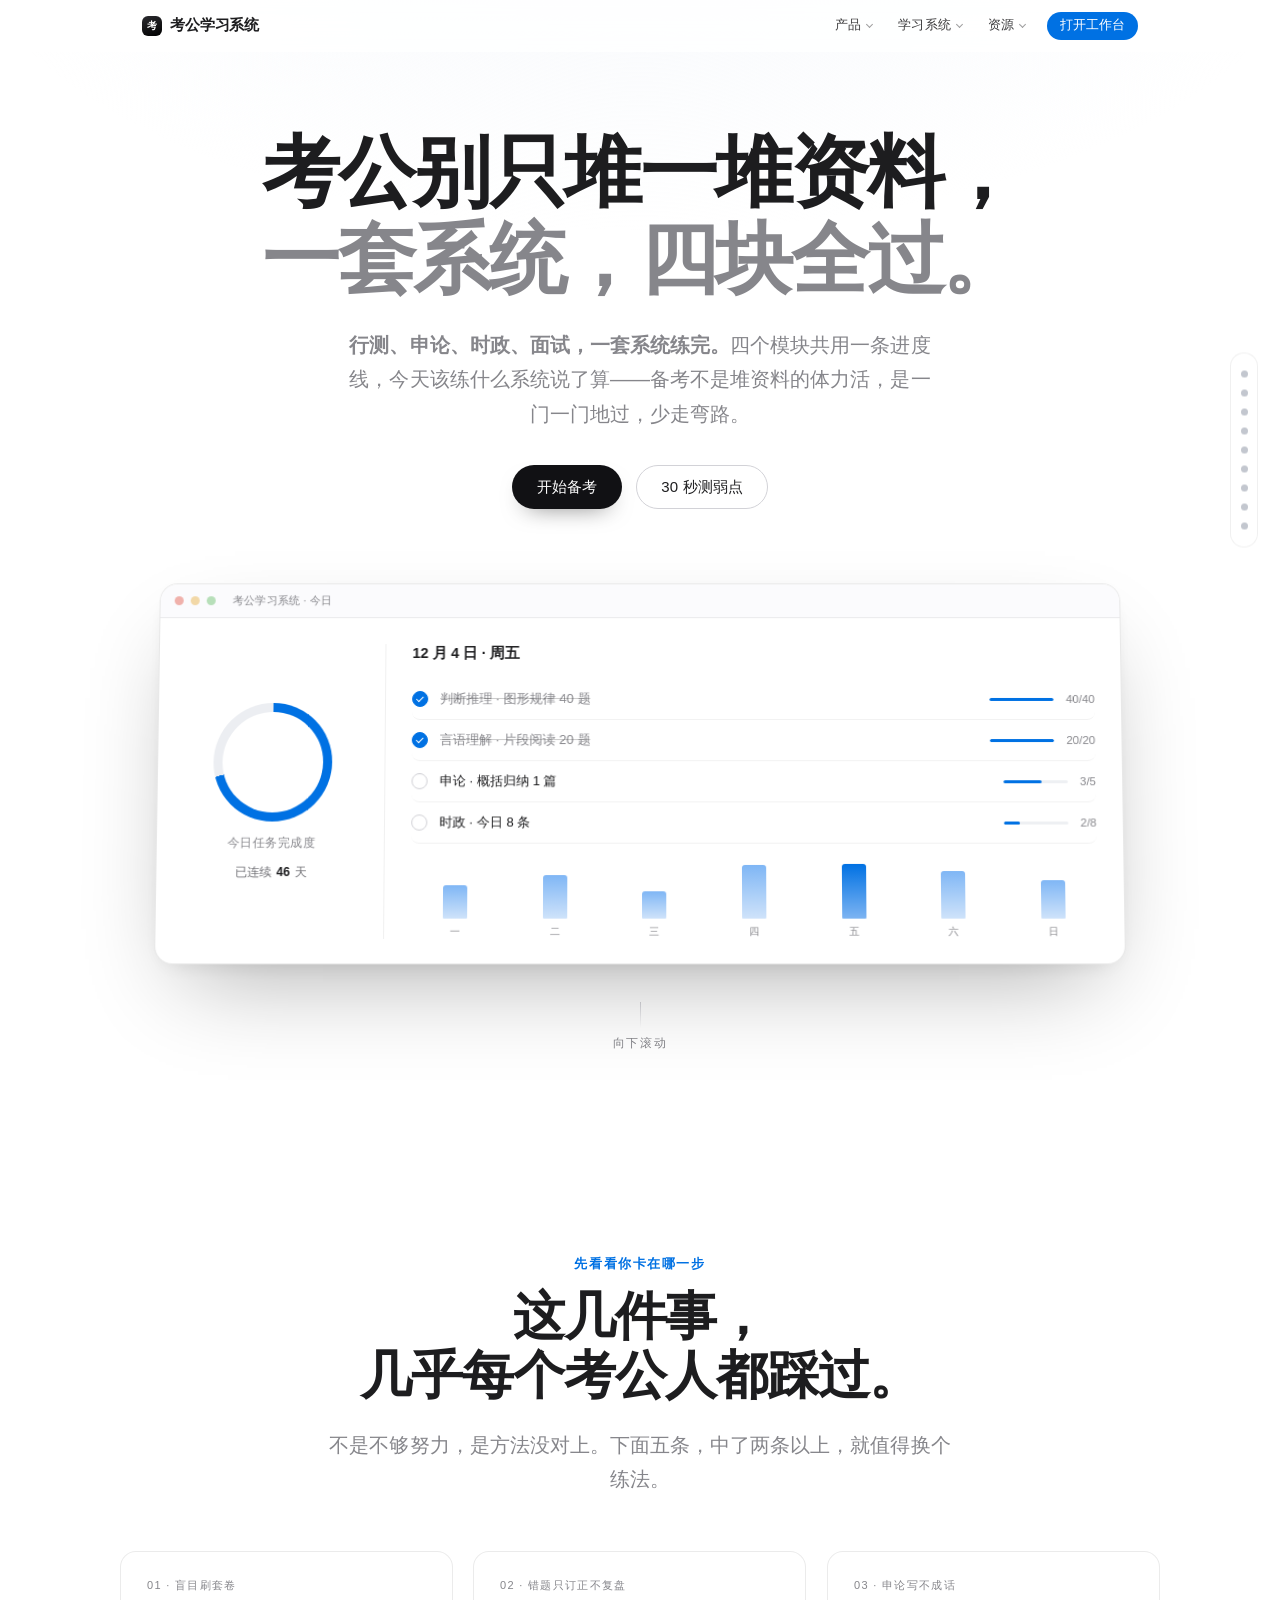
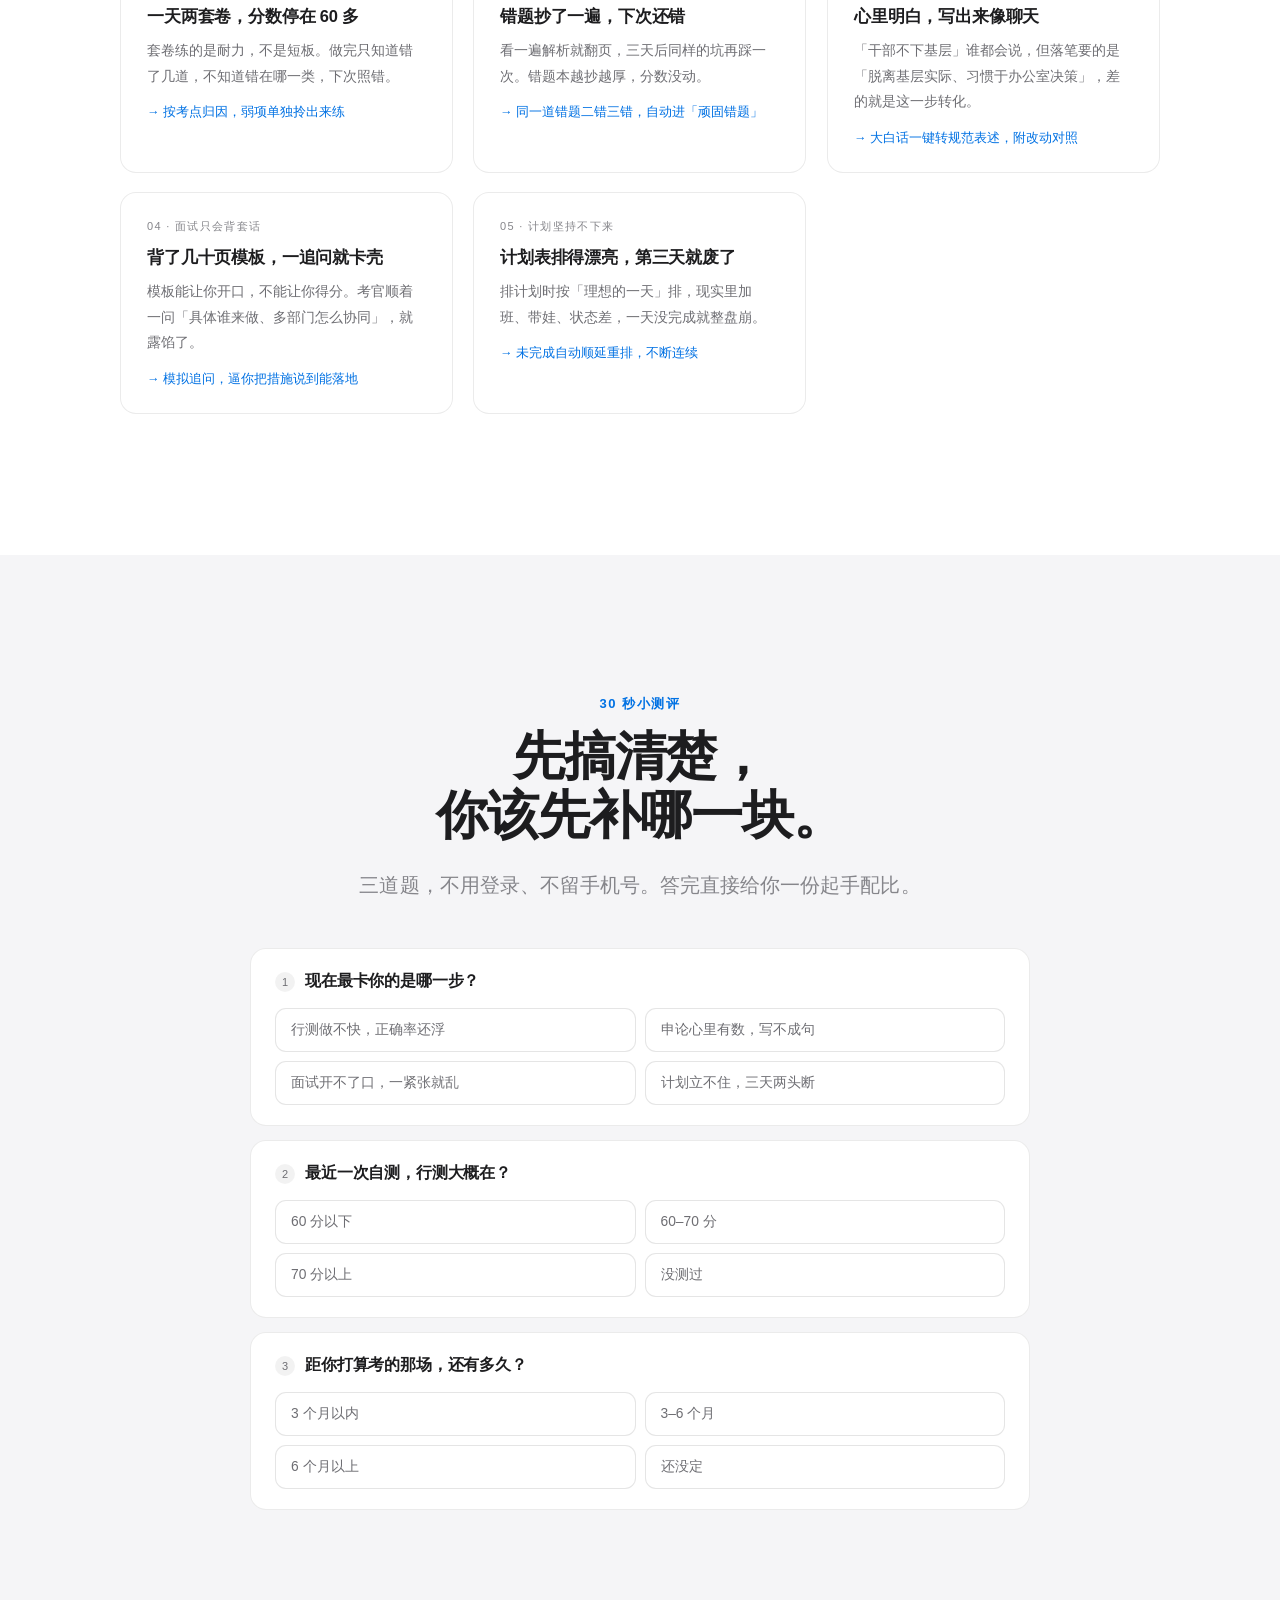
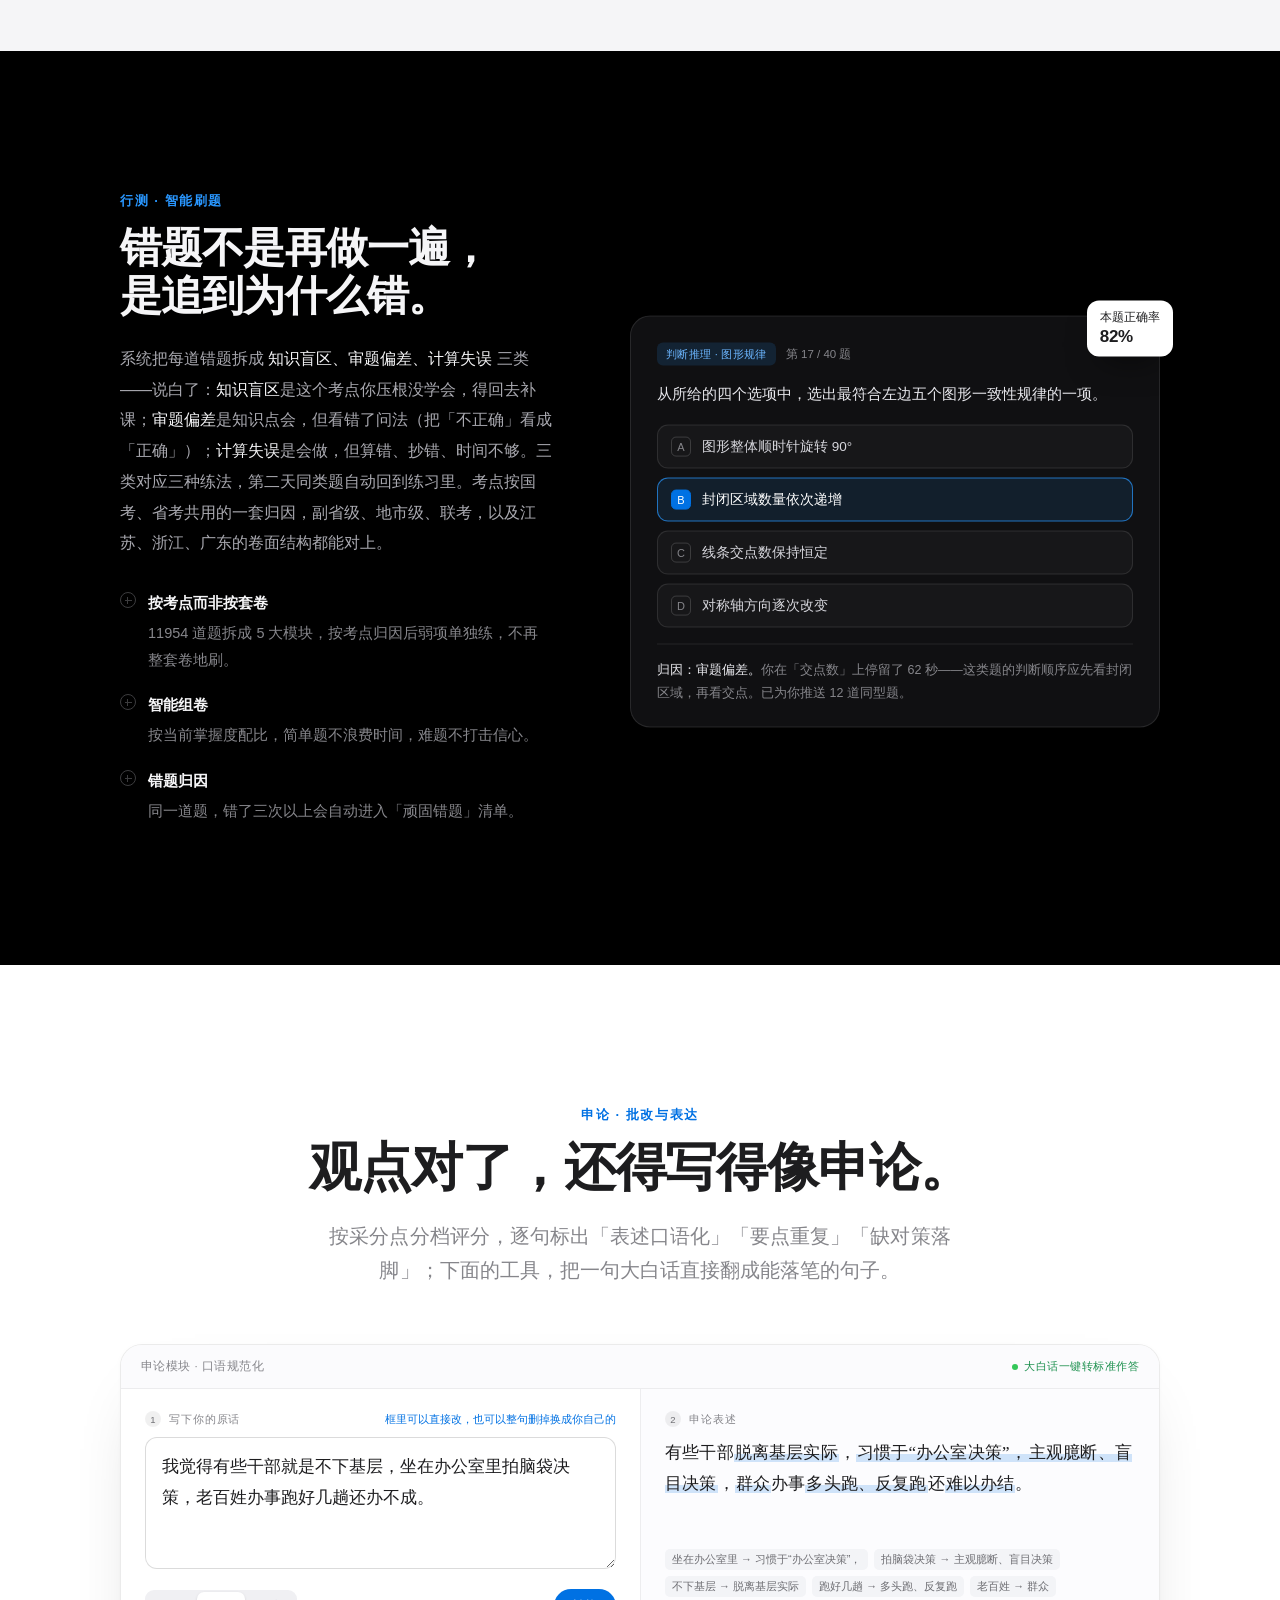
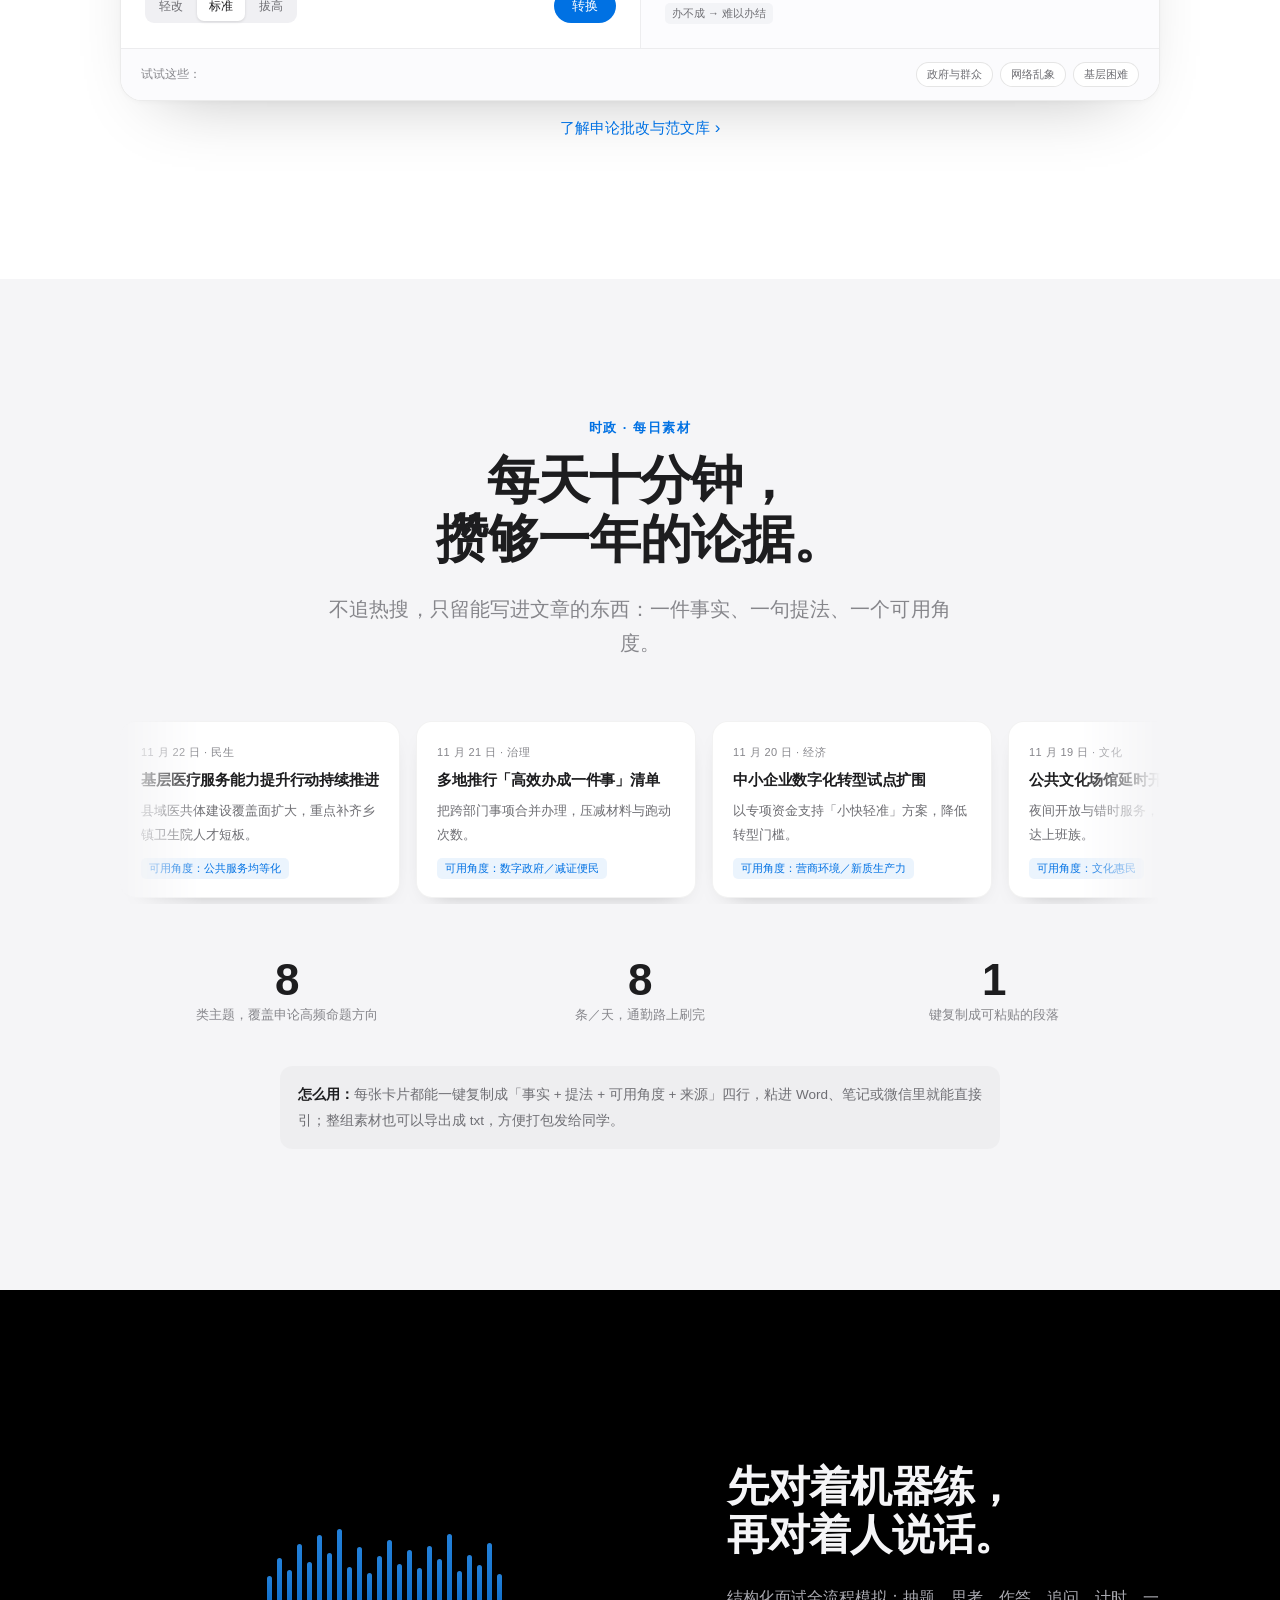
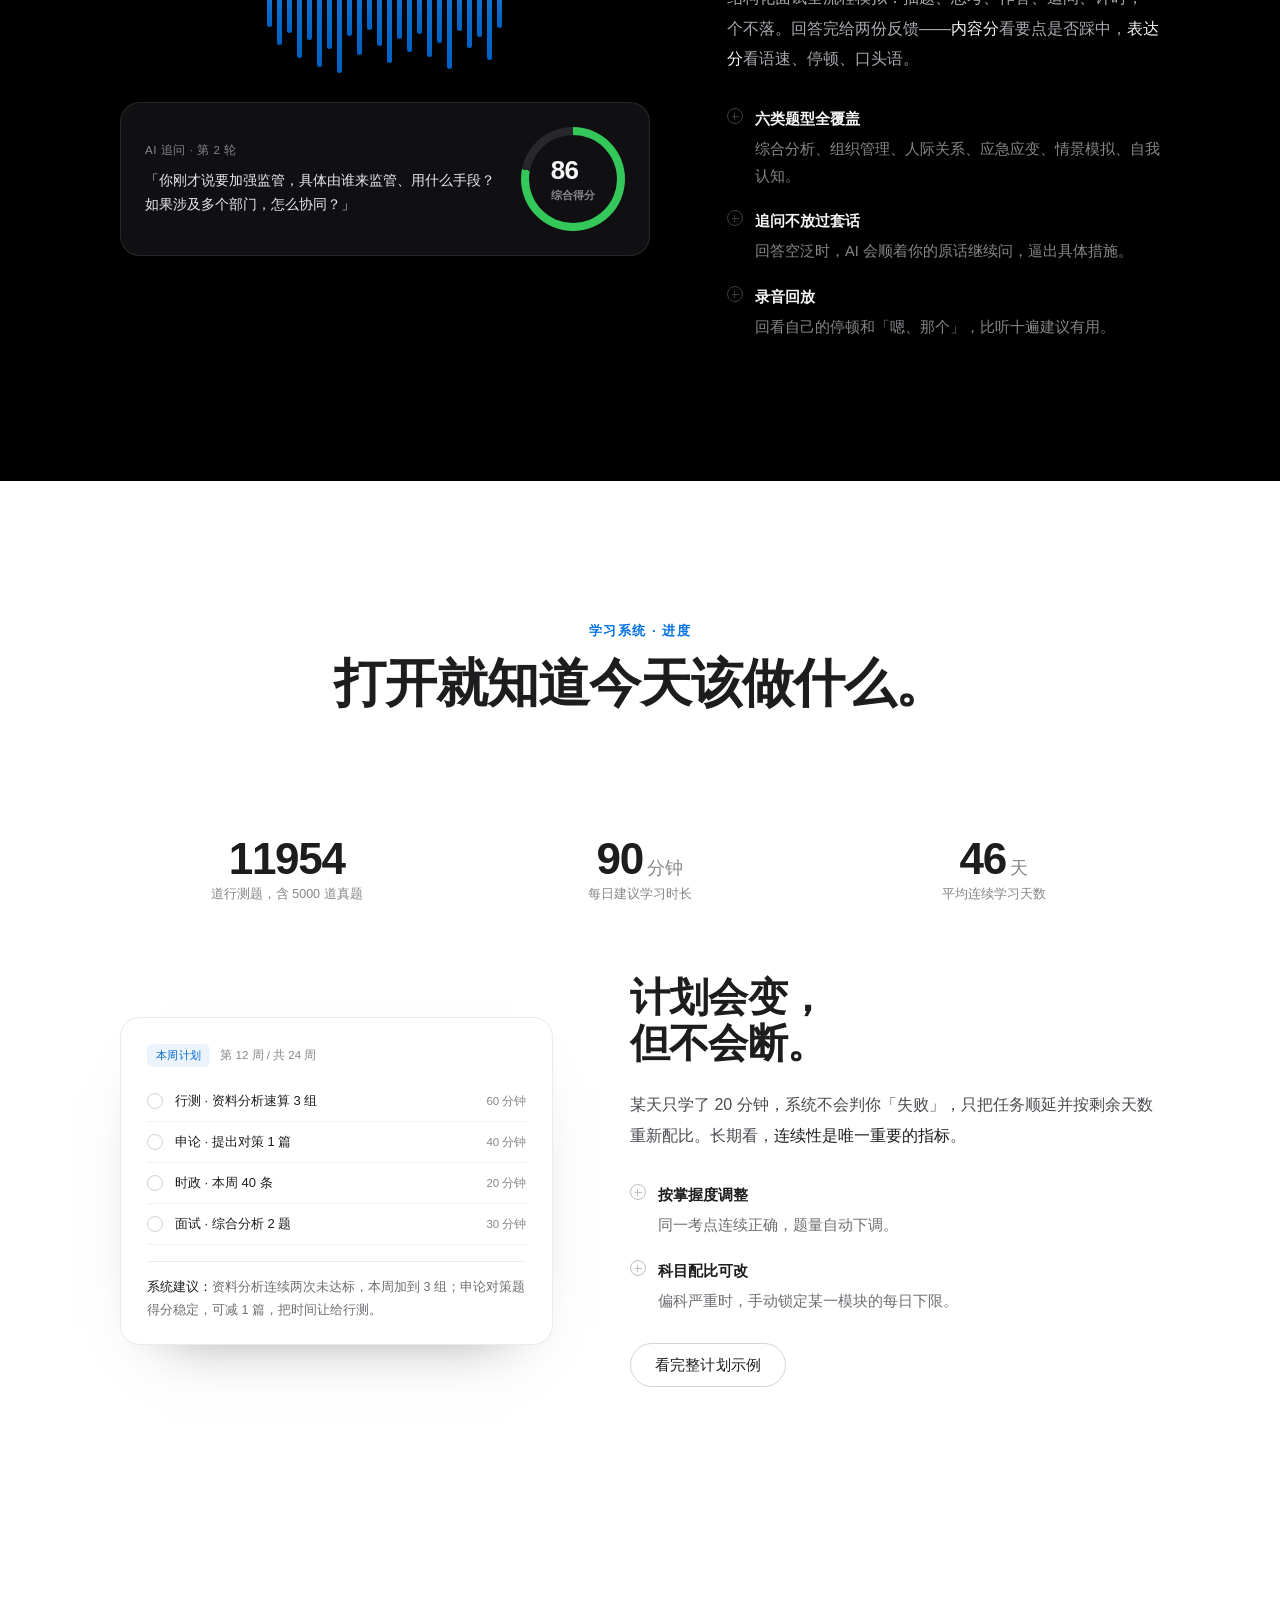
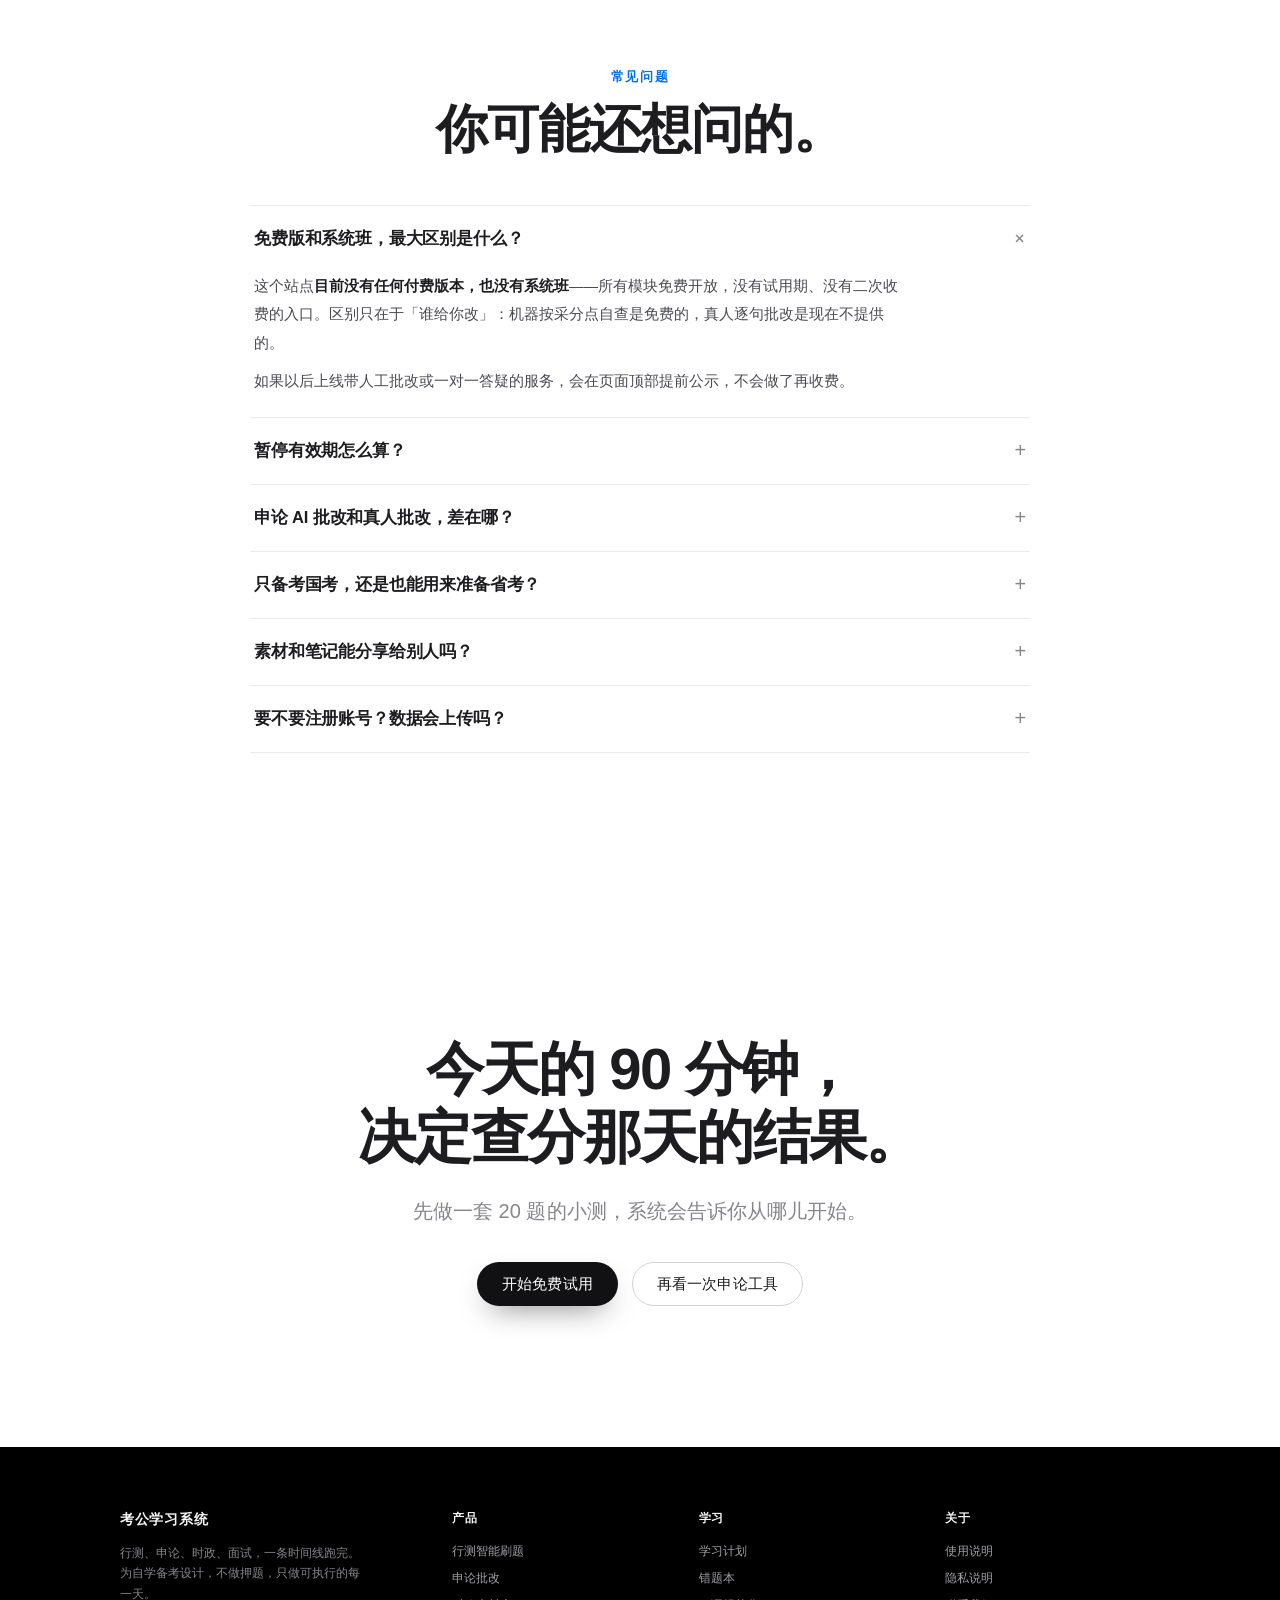
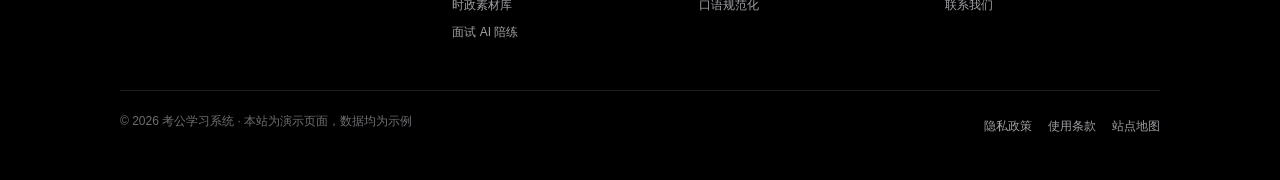
<file: index.html>
<!DOCTYPE html>
<html lang="zh-CN">
<head>
<meta charset="utf-8">
<meta name="viewport" content="width=device-width, initial-scale=1, viewport-fit=cover">
<title>考公学习系统 — 行测、申论、时政、面试，一套系统跑完</title>
<meta name="description" content="把备考拆成可执行的每一天：行测智能刷题与错题归因、申论批改与表达规范化、时政素材库、面试 AI 陪练。">
<link rel="stylesheet" href="assets/style.css">
</head>
<body>

<!-- ================= 导航 ================= -->
<header class="nav" id="nav">
  <div class="nav-inner">
    <a class="brand" href="#top"><span class="mark">考</span>考公学习系统</a>

    <nav class="nav-links" id="navLinks">
      <div class="nav-item" data-menu>
        <button type="button">产品<i class="caret"></i></button>
        <div class="menu">
          <div class="col">
            <h6>四个模块</h6>
            <a href="#xingce">行测 · 智能刷题<span>11954 道题，含 5000 道真题</span></a>
            <a href="#shenlun">申论 · 批改与表达<span>采分点评分，逐句标注</span></a>
            <a href="#shizheng">时政 · 每日素材<span>8 类主题，可一键引用</span></a>
            <a href="#mianshi">面试 · AI 陪练<span>全流程模拟与追问</span></a>
          </div>
          <div class="col">
            <h6>用得最多</h6>
            <a href="#demo">申论口语规范化<span>把大白话翻成能落笔的句子</span></a>
            <a href="#plan">学习计划<span>今天该做什么，系统排</span></a>
          </div>
        </div>
      </div>

      <div class="nav-item" data-menu>
        <button type="button">学习系统<i class="caret"></i></button>
        <div class="menu">
          <div class="col">
            <h6>进度</h6>
            <a href="#plan">每日任务与排期<span>按备考进度自动调</span></a>
            <a href="app.html#today">考点掌握度<span>哪些还没过，一眼看清</span></a>
          </div>
          <div class="col">
            <h6>复盘</h6>
            <a href="app.html#xingce">错题本与归因<span>知识盲区／审题偏差／计算失误</span></a>
            <a href="app.html#xingce">同类题重推<span>第二天自动出现</span></a>
          </div>
        </div>
      </div>

      <div class="nav-item" data-menu>
        <button type="button">资源<i class="caret"></i></button>
        <div class="menu">
          <div class="col">
            <h6>资料</h6>
            <a href="app.html#shizheng">时政素材库<span>每日 8 条精选</span></a>
            <a href="app.html#shizheng">真题与解析<span>近十年国考省考</span></a>
          </div>
          <div class="col">
            <h6>方法</h6>
            <a href="app.html#shenlun">申论表达手册<span>词汇替换与句式</span></a>
            <a href="app.html#mianshi">面试答题结构<span>六类题型模板</span></a>
          </div>
        </div>
      </div>

      <a class="nav-cta" href="app.html#today">打开工作台</a>
    </nav>

    <button class="nav-burger" id="burger" aria-label="菜单" aria-expanded="false">
      <i></i><i></i><i></i>
    </button>
  </div>
</header>

<div class="sp" id="sp" aria-hidden="true"><i></i></div>

<div class="mobile-menu" id="mobileMenu">
  <div class="grp">
    <h6>产品</h6>
    <a href="app.html#xingce">行测 · 智能刷题<small>错题归因</small></a>
    <a href="app.html#shenlun">申论 · 批改与表达<small>逐句标注</small></a>
    <a href="app.html#shizheng">时政 · 每日素材<small>8 类主题</small></a>
    <a href="app.html#mianshi">面试 · AI 陪练<small>全流程模拟</small></a>
  </div>
  <div class="grp">
    <h6>学习系统</h6>
    <a href="app.html#today">学习计划与排期</a>
    <a href="app.html#xingce">错题本与归因</a>
    <a href="#demo">申论口语规范化</a>
  </div>
</div>

<!-- ================= Hero ================= -->
<main id="top">
<section class="sec sec--full hero">
  <div class="sec-inner">
    <h1 class="reveal" style="--d:80ms">考公别只堆一堆资料，<br><em>一套系统，四块全过。</em></h1>
    <p class="lede reveal" style="--d:160ms"><strong>行测、申论、时政、面试，一套系统练完。</strong>四个模块共用一条进度线，今天该练什么系统说了算——备考不是堆资料的体力活，是一门一门地过，少走弯路。</p>
    <div class="pill-row reveal" style="--d:240ms">
      <a class="pill pill--blue" href="app.html#today">开始备考</a>
      <a class="pill pill--ghost" href="#quiz">30 秒测弱点</a>
    </div>

    <div class="hero-visual reveal" style="--d:320ms">
      <div class="win" data-parallax="0.06">
        <div class="win-bar"><span></span><span></span><span></span><em>考公学习系统 · 今日</em></div>
        <div class="win-body">
          <div class="win-side">
            <div class="ring" style="--p:78"><b>78<span>%</span></b></div>
            <i>今日任务完成度</i>
            <div class="streak">已连续 <b>46</b> 天</div>
          </div>
          <div class="win-main">
            <div class="win-head">
              <h4 id="winDate">11 月 23 日 · 周一</h4>
            </div>
            <div class="task done">
              <span class="dot"></span><span class="t">判断推理 · 图形规律 40 题</span>
              <span class="bar"><i style="width:100%"></i></span><span class="n">40/40</span>
            </div>
            <div class="task done">
              <span class="dot"></span><span class="t">言语理解 · 片段阅读 20 题</span>
              <span class="bar"><i style="width:100%"></i></span><span class="n">20/20</span>
            </div>
            <div class="task">
              <span class="dot"></span><span class="t">申论 · 概括归纳 1 篇</span>
              <span class="bar"><i style="width:60%"></i></span><span class="n">3/5</span>
            </div>
            <div class="task">
              <span class="dot"></span><span class="t">时政 · 今日 8 条</span>
              <span class="bar"><i style="width:25%"></i></span><span class="n">2/8</span>
            </div>
            <div class="chart" id="heroChart">
              <div class="c"><i style="--h:44%"></i><span>一</span></div>
              <div class="c"><i style="--h:58%"></i><span>二</span></div>
              <div class="c"><i style="--h:36%"></i><span>三</span></div>
              <div class="c"><i style="--h:72%"></i><span>四</span></div>
              <div class="c hot"><i style="--h:88%"></i><span>五</span></div>
              <div class="c"><i style="--h:64%"></i><span>六</span></div>
              <div class="c"><i style="--h:52%"></i><span>日</span></div>
            </div>
          </div>
        </div>
      </div>
    </div>

    <a class="scroll-cue" href="#pain"><span></span>向下滚动</a>
  </div>
</section>

<!-- ================= 痛点共鸣 ================= -->
<section class="sec" id="pain">
  <div class="sec-inner">
    <div class="center">
      <p class="eyebrow reveal">先看看你卡在哪一步</p>
      <h2 class="display display--sm reveal" style="--d:60ms">这几件事，<br>几乎每个考公人都踩过。</h2>
      <p class="lede reveal" style="--d:120ms">不是不够努力，是方法没对上。下面五条，中了两条以上，就值得换个练法。</p>
    </div>

    <div class="pain-grid">
      <div class="pain reveal" style="--d:100ms">
        <i>01 · 盲目刷套卷</i>
        <h5>一天两套卷，分数停在 60 多</h5>
        <p>套卷练的是耐力，不是短板。做完只知道错了几道，不知道错在哪一类，下次照错。</p>
        <em>→ 按考点归因，弱项单独拎出来练</em>
      </div>
      <div class="pain reveal" style="--d:140ms">
        <i>02 · 错题只订正不复盘</i>
        <h5>错题抄了一遍，下次还错</h5>
        <p>看一遍解析就翻页，三天后同样的坑再踩一次。错题本越抄越厚，分数没动。</p>
        <em>→ 同一道错题二错三错，自动进「顽固错题」</em>
      </div>
      <div class="pain reveal" style="--d:180ms">
        <i>03 · 申论写不成话</i>
        <h5>心里明白，写出来像聊天</h5>
        <p>「干部不下基层」谁都会说，但落笔要的是「脱离基层实际、习惯于办公室决策」，差的就是这一步转化。</p>
        <em>→ 大白话一键转规范表述，附改动对照</em>
      </div>
      <div class="pain reveal" style="--d:220ms">
        <i>04 · 面试只会背套话</i>
        <h5>背了几十页模板，一追问就卡壳</h5>
        <p>模板能让你开口，不能让你得分。考官顺着一问「具体谁来做、多部门怎么协同」，就露馅了。</p>
        <em>→ 模拟追问，逼你把措施说到能落地</em>
      </div>
      <div class="pain reveal" style="--d:260ms">
        <i>05 · 计划坚持不下来</i>
        <h5>计划表排得漂亮，第三天就废了</h5>
        <p>排计划时按「理想的一天」排，现实里加班、带娃、状态差，一天没完成就整盘崩。</p>
        <em>→ 未完成自动顺延重排，不断连续</em>
      </div>
    </div>
  </div>
</section>

<!-- ================= 小测评 ================= -->
<section class="sec sec--gray" id="quiz">
  <div class="sec-inner sec-inner--narrow">
    <div class="center">
      <p class="eyebrow reveal">30 秒小测评</p>
      <h2 class="display display--sm reveal" style="--d:60ms">先搞清楚，<br>你该先补哪一块。</h2>
      <p class="lede reveal" style="--d:120ms">三道题，不用登录、不留手机号。答完直接给你一份起手配比。</p>
    </div>

    <div class="quiz-wrap reveal" style="--d:160ms">
      <div class="quiz-card">
        <h5><i>1</i>现在最卡你的是哪一步？</h5>
        <div class="quiz-opts">
          <button type="button" data-v="xc">行测做不快，正确率还浮</button>
          <button type="button" data-v="sl">申论心里有数，写不成句</button>
          <button type="button" data-v="ms">面试开不了口，一紧张就乱</button>
          <button type="button" data-v="jh">计划立不住，三天两头断</button>
        </div>
      </div>

      <div class="quiz-card">
        <h5><i>2</i>最近一次自测，行测大概在？</h5>
        <div class="quiz-opts">
          <button type="button" data-v="low">60 分以下</button>
          <button type="button" data-v="mid">60–70 分</button>
          <button type="button" data-v="high">70 分以上</button>
          <button type="button" data-v="none">没测过</button>
        </div>
      </div>

      <div class="quiz-card">
        <h5><i>3</i>距你打算考的那场，还有多久？</h5>
        <div class="quiz-opts">
          <button type="button" data-v="near">3 个月以内</button>
          <button type="button" data-v="half">3–6 个月</button>
          <button type="button" data-v="far">6 个月以上</button>
          <button type="button" data-v="undecided">还没定</button>
        </div>
      </div>

      <div class="quiz-out" id="quizOut" hidden></div>
    </div>
  </div>
</section>

<!-- ================= 行测 ================= -->
<section class="sec sec--dark" id="xingce">
  <div class="sec-inner">
    <div class="split">
      <div>
        <p class="eyebrow reveal">行测 · 智能刷题</p>
        <h2 class="display display--sm reveal" style="--d:60ms">错题不是再做一遍，<br>是追到为什么错。</h2>
        <p class="copy reveal" style="--d:120ms">系统把每道错题拆成 <strong>知识盲区、审题偏差、计算失误</strong> 三类——说白了：<strong>知识盲区</strong>是这个考点你压根没学会，得回去补课；<strong>审题偏差</strong>是知识点会，但看错了问法（把「不正确」看成「正确」）；<strong>计算失误</strong>是会做，但算错、抄错、时间不够。三类对应三种练法，第二天同类题自动回到练习里。考点按国考、省考共用的一套归因，副省级、地市级、联考，以及江苏、浙江、广东的卷面结构都能对上。</p>
        <ul class="feat-list">
          <li class="reveal" style="--d:180ms"><span><b>按考点而非按套卷</b>11954 道题拆成 5 大模块，按考点归因后弱项单独练，不再整套卷地刷。</span></li>
          <li class="reveal" style="--d:230ms"><span><b>智能组卷</b>按当前掌握度配比，简单题不浪费时间，难题不打击信心。</span></li>
          <li class="reveal" style="--d:280ms"><span><b>错题归因</b>同一道题，错了三次以上会自动进入「顽固错题」清单。</span></li>
        </ul>
      </div>

      <div class="reveal" style="--d:140ms">
        <div class="qcard" data-parallax="-0.04">
          <div class="badge-float">本题正确率<b>82%</b></div>
          <div class="qtop">
            <span class="tag">判断推理 · 图形规律</span>
            <span class="qno">第 17 / 40 题</span>
          </div>
          <p class="q">从所给的四个选项中，选出最符合左边五个图形一致性规律的一项。</p>
          <div class="opts">
            <div class="opt"><span class="k">A</span>图形整体顺时针旋转 90°</div>
            <div class="opt on"><span class="k">B</span>封闭区域数量依次递增</div>
            <div class="opt"><span class="k">C</span>线条交点数保持恒定</div>
            <div class="opt"><span class="k">D</span>对称轴方向逐次改变</div>
          </div>
          <div class="qnote"><b>归因：审题偏差。</b>你在「交点数」上停留了 62 秒——这类题的判断顺序应先看封闭区域，再看交点。已为你推送 12 道同型题。</div>
        </div>
      </div>
    </div>
  </div>
</section>

<!-- ================= 申论 + 可交互工具 ================= -->
<section class="sec" id="shenlun">
  <div class="sec-inner">
    <div class="center">
      <p class="eyebrow reveal">申论 · 批改与表达</p>
      <h2 class="display display--sm reveal" style="--d:60ms">观点对了，还得写得像申论。</h2>
      <p class="lede reveal" style="--d:120ms">按采分点分档评分，逐句标出「表述口语化」「要点重复」「缺对策落脚」；下面的工具，把一句大白话直接翻成能落笔的句子。</p>
    </div>

    <div class="demo-wrap reveal" id="demo" style="--d:160ms">
      <div class="demo-top">
        <span>申论模块 · 口语规范化</span>
        <span class="live"><i></i>大白话一键转标准作答</span>
      </div>
      <div class="demo-grid">
        <div class="demo-cell">
          <div class="demo-label"><span class="num">1</span>写下你的原话<em class="demo-hint">框里可以直接改，也可以整句删掉换成你自己的</em></div>
          <textarea id="slIn" spellcheck="false" autocomplete="off" placeholder="在这里输入你的一句大白话，比如：我觉得有些干部就是不下基层，坐在办公室里拍脑袋决策。">我觉得有些干部就是不下基层，坐在办公室里拍脑袋决策，老百姓办事跑好几趟还办不成。</textarea>
          <div class="demo-row">
            <div class="seg" id="slLevel">
              <button type="button" data-l="light">轻改</button>
              <button type="button" data-l="standard" class="on">标准</button>
              <button type="button" data-l="high">拔高</button>
            </div>
            <button class="mini-pill" id="slGo" type="button">转换</button>
          </div>
        </div>
        <div class="demo-cell">
          <div class="demo-label"><span class="num">2</span>申论表述</div>
          <p id="slOut"><span class="placeholder">转换结果会出现在这里，蓝色标记处是改动。</span></p>
          <div class="sl-marks" id="slMarks"></div>
        </div>
      </div>
      <div class="demo-foot">
        <span>试试这些：</span>
        <div class="chips">
          <button class="chip-sm" type="button" data-s="我觉得这事不能光靠政府，老百姓也得自觉。">政府与群众</button>
          <button class="chip-sm" type="button" data-s="现在网上乱七八糟的东西太多了，没人管。">网络乱象</button>
          <button class="chip-sm" type="button" data-s="说白了就是钱不够，人手也不够。">基层困难</button>
        </div>
      </div>
    </div>

    <div class="center stack-sm reveal" style="--d:220ms">
      <a class="tlink" href="app.html#shenlun">了解申论批改与范文库</a>
    </div>
  </div>
</section>

<!-- ================= 时政 ================= -->
<section class="sec sec--gray" id="shizheng">
  <div class="sec-inner">
    <div class="center">
      <p class="eyebrow reveal">时政 · 每日素材</p>
      <h2 class="display display--sm reveal" style="--d:60ms">每天十分钟，<br>攒够一年的论据。</h2>
      <p class="lede reveal" style="--d:120ms">不追热搜，只留能写进文章的东西：一件事实、一句提法、一个可用角度。</p>
    </div>

    <div class="marquee reveal" style="--d:160ms">
      <div class="marquee-track" id="marqueeTrack">
        <div class="ncard">
          <time>11 月 22 日 · 民生</time>
          <h5>基层医疗服务能力提升行动持续推进</h5>
          <p>县域医共体建设覆盖面扩大，重点补齐乡镇卫生院人才短板。</p>
          <span class="tagline">可用角度：公共服务均等化</span>
        </div>
        <div class="ncard">
          <time>11 月 21 日 · 治理</time>
          <h5>多地推行「高效办成一件事」清单</h5>
          <p>把跨部门事项合并办理，压减材料与跑动次数。</p>
          <span class="tagline">可用角度：数字政府／减证便民</span>
        </div>
        <div class="ncard">
          <time>11 月 20 日 · 经济</time>
          <h5>中小企业数字化转型试点扩围</h5>
          <p>以专项资金支持「小快轻准」方案，降低转型门槛。</p>
          <span class="tagline">可用角度：营商环境／新质生产力</span>
        </div>
        <div class="ncard">
          <time>11 月 19 日 · 文化</time>
          <h5>公共文化场馆延时开放成常态</h5>
          <p>夜间开放与错时服务，让文化资源更好触达上班族。</p>
          <span class="tagline">可用角度：文化惠民</span>
        </div>
        <div class="ncard">
          <time>11 月 18 日 · 生态</time>
          <h5>重点流域横向生态补偿机制落地</h5>
          <p>上下游签订协议，水质达标与资金拨付挂钩。</p>
          <span class="tagline">可用角度：生态治理协同</span>
        </div>
        <div class="ncard">
          <time>11 月 17 日 · 乡村</time>
          <h5>乡村产业带头人培育计划启动</h5>
          <p>三年内培育一批懂技术、会经营的返乡创业群体。</p>
          <span class="tagline">可用角度：乡村振兴／人才下沉</span>
        </div>
      </div>
    </div>

    <div class="stat-row">
      <div class="stat reveal" style="--d:60ms"><b>8</b><span>类主题，覆盖申论高频命题方向</span></div>
      <div class="stat reveal" style="--d:130ms"><b>8</b><span>条／天，通勤路上刷完</span></div>
      <div class="stat reveal" style="--d:200ms"><b>1</b><span>键复制成可粘贴的段落</span></div>
    </div>

    <p class="share-note reveal" style="--d:260ms"><b>怎么用：</b>每张卡片都能一键复制成「事实 + 提法 + 可用角度 + 来源」四行，粘进 Word、笔记或微信里就能直接引；整组素材也可以导出成 txt，方便打包发给同学。</p>
  </div>
</section>

<!-- ================= 面试 ================= -->
<section class="sec sec--dark" id="mianshi">
  <div class="sec-inner">
    <div class="split split--rev">
      <div class="reveal" style="--d:100ms">
        <div class="wave" aria-hidden="true">
          <i style="--h:34"></i><i style="--h:58"></i><i style="--h:42"></i><i style="--h:76"></i>
          <i style="--h:52"></i><i style="--h:88"></i><i style="--h:64"></i><i style="--h:96"></i>
          <i style="--h:46"></i><i style="--h:72"></i><i style="--h:38"></i><i style="--h:60"></i>
          <i style="--h:82"></i><i style="--h:50"></i><i style="--h:68"></i><i style="--h:44"></i>
          <i style="--h:74"></i><i style="--h:56"></i><i style="--h:90"></i><i style="--h:40"></i>
          <i style="--h:62"></i><i style="--h:48"></i><i style="--h:78"></i><i style="--h:36"></i>
        </div>
        <div class="scard">
          <div class="say">
            <span>AI 追问 · 第 2 轮</span>
            「你刚才说要加强监管，具体由谁来监管、用什么手段？如果涉及多个部门，怎么协同？」
          </div>
          <div class="score"><b>86<span>综合得分</span></b></div>
        </div>
      </div>

      <div>
        <p class="eyebrow reveal">面试 · AI 陪练</p>
        <h2 class="display display--sm reveal" style="--d:60ms">先对着机器练，<br>再对着人说话。</h2>
        <p class="copy reveal" style="--d:120ms">结构化面试全流程模拟：抽题、思考、作答、追问、计时，一个不落。回答完给两份反馈——<strong>内容分</strong>看要点是否踩中，<strong>表达分</strong>看语速、停顿、口头语。</p>
        <ul class="feat-list">
          <li class="reveal" style="--d:180ms"><span><b>六类题型全覆盖</b>综合分析、组织管理、人际关系、应急应变、情景模拟、自我认知。</span></li>
          <li class="reveal" style="--d:230ms"><span><b>追问不放过套话</b>回答空泛时，AI 会顺着你的原话继续问，逼出具体措施。</span></li>
          <li class="reveal" style="--d:280ms"><span><b>录音回放</b>回看自己的停顿和「嗯、那个」，比听十遍建议有用。</span></li>
        </ul>
      </div>
    </div>
  </div>
</section>

<!-- ================= 学习计划 ================= -->
<section class="sec" id="plan">
  <div class="sec-inner">
    <div class="center">
      <p class="eyebrow reveal">学习系统 · 进度</p>
      <h2 class="display display--sm reveal" style="--d:60ms">打开就知道今天该做什么。</h2>
      <p class="lede reveal" style="--d:120ms">把考试日期倒推成任务量，做不完自动顺延，不靠意志力硬撑。</p>
    </div>

    <div class="stat-row" style="margin-top:clamp(40px,6vw,64px)">
      <div class="stat reveal" style="--d:60ms"><b>11954</b><span>道行测题，含 5000 道真题</span></div>
      <div class="stat reveal" style="--d:130ms"><b>90<small>分钟</small></b><span>每日建议学习时长</span></div>
      <div class="stat reveal" style="--d:200ms"><b>46<small>天</small></b><span>平均连续学习天数</span></div>
    </div>

    <div class="split" style="margin-top:clamp(48px,7vw,72px)">
      <div class="reveal" style="--d:100ms">
        <div class="qcard" style="background:#fff; border-color:rgba(0,0,0,.08); box-shadow:0 30px 60px -45px rgba(0,0,0,.5)">
          <div class="qtop" style="margin-bottom:14px">
            <span class="tag" style="background:rgba(0,113,227,.08); color:#0066cc">本周计划</span>
            <span class="qno" style="color:var(--ink-3)">第 12 周 / 共 24 周</span>
          </div>
          <div class="task"><span class="dot" style="border-color:#d2d2d7"></span><span class="t" style="color:var(--ink)">行测 · 资料分析速算 3 组</span><span class="n" style="color:var(--ink-3)">60 分钟</span></div>
          <div class="task"><span class="dot" style="border-color:#d2d2d7"></span><span class="t" style="color:var(--ink)">申论 · 提出对策 1 篇</span><span class="n" style="color:var(--ink-3)">40 分钟</span></div>
          <div class="task"><span class="dot" style="border-color:#d2d2d7"></span><span class="t" style="color:var(--ink)">时政 · 本周 40 条</span><span class="n" style="color:var(--ink-3)">20 分钟</span></div>
          <div class="task"><span class="dot" style="border-color:#d2d2d7"></span><span class="t" style="color:var(--ink)">面试 · 综合分析 2 题</span><span class="n" style="color:var(--ink-3)">30 分钟</span></div>
          <div class="qnote" style="color:var(--ink-2); border-top-color:rgba(0,0,0,.07)">
            <b style="color:var(--ink)">系统建议：</b>资料分析连续两次未达标，本周加到 3 组；申论对策题得分稳定，可减 1 篇，把时间让给行测。
          </div>
        </div>
      </div>
      <div>
        <h3 class="display display--sm reveal" style="--d:60ms; font-size:clamp(26px,3.4vw,40px)">计划会变，<br>但不会断。</h3>
        <p class="copy reveal" style="--d:120ms">某天只学了 20 分钟，系统不会判你「失败」，只把任务顺延并按剩余天数重新配比。长期看，<strong>连续性是唯一重要的指标</strong>。</p>
        <ul class="feat-list" style="color:var(--ink-2)">
          <li class="reveal" style="--d:180ms"><span><b>按掌握度调整</b>同一考点连续正确，题量自动下调。</span></li>
          <li class="reveal" style="--d:230ms"><span><b>科目配比可改</b>偏科严重时，手动锁定某一模块的每日下限。</span></li>
        </ul>
        <div class="pill-row" style="justify-content:flex-start; margin-top:28px">
          <a class="pill pill--ghost reveal" style="--d:260ms" href="app.html#today">看完整计划示例</a>
        </div>
      </div>
    </div>
  </div>
</section>

<!-- ================= FAQ ================= -->
<section class="sec" id="faq">
  <div class="sec-inner sec-inner--narrow">
    <div class="center">
      <p class="eyebrow reveal">常见问题</p>
      <h2 class="display display--sm reveal" style="--d:60ms">你可能还想问的。</h2>
    </div>

    <div class="faq reveal" style="--d:140ms">
      <details open>
        <summary>免费版和系统班，最大区别是什么？</summary>
        <div class="fa"><p>这个站点<b>目前没有任何付费版本，也没有系统班</b>——所有模块免费开放，没有试用期、没有二次收费的入口。区别只在于「谁给你改」：机器按采分点自查是免费的，真人逐句批改是现在不提供的。</p><p>如果以后上线带人工批改或一对一答疑的服务，会在页面顶部提前公示，不会做了再收费。</p></div>
      </details>

      <details>
        <summary>暂停有效期怎么算？</summary>
        <div class="fa"><p>没有会员期，所以也没有「暂停」这一步——不用续费，也不会因为几天没学就掉权益。</p><p>学习进度存在你自己这台电脑或手机的浏览器里（localStorage），不清缓存、不换设备就一直都在。换设备或清缓存会丢，所以重要数据建议在「错题本」里打印或导出留一份。</p></div>
      </details>

      <details>
        <summary>申论 AI 批改和真人批改，差在哪？</summary>
        <div class="fa"><p>机器批改是对着采分点做<b>要点核对</b>：关键词漏没漏、口语化改没改、字数够不够、条理分没分。这几项它比人快，也不会累。</p><p>它读不出的是<b>论证成不成立</b>——观点和材料对不对得上、段与段是不是层层推进、这句对策到底能不能落地。这三点还是得真人看。所以建议：先用它把格式和要点扫干净，再找人专门看骨架。</p></div>
      </details>

      <details>
        <summary>只备考国考，还是也能用来准备省考？</summary>
        <div class="fa"><p><b>省考同样适用。</b>行测五个模块（言语、判断、数量、资料、常识）国考省考考的是同一套考点，题库就是按这套考点归因的；真题卷内置了国考副省级、地市级、联考，以及江苏、浙江、广东六种卷面结构。</p><p>需要注意的差异：各省题型数量和侧重不一样（比如江苏的数量关系、浙江常识的时政比重）。练的时候以本省真题为准，把这个系统当「专项训练 + 进度管理」用，别把它当押题。</p></div>
      </details>

      <details>
        <summary>素材和笔记能分享给别人吗？</summary>
        <div class="fa"><p>可以。每条时政素材能一键复制成文字段落，粘到微信、文档里都行；整组素材支持导出 txt。申论范文、错题本可以打印成 PDF 或纸面，直接给同学看。</p><p>笔记是跟着题目存在本机的，不会上传，也不会自动同步给别人——想分享就把复制出来的文字发出去。</p></div>
      </details>

      <details>
        <summary>要不要注册账号？数据会上传吗？</summary>
        <div class="fa"><p>不需要注册。整个站点是纯静态页面，没有服务器，成绩、笔记、收藏都只在你自己浏览器里。</p><p>代价是：换浏览器、换设备、清缓存，数据不会跟着走。适合一个人安安静静刷题，不适合多端同步。</p></div>
      </details>
    </div>
  </div>
</section>

<!-- ================= CTA ================= -->
<section class="sec cta-band" id="cta">
  <div class="sec-inner sec-inner--narrow">
    <h2 class="display reveal">今天的 90 分钟，<br>决定查分那天的结果。</h2>
    <p class="lede reveal" style="--d:100ms">先做一套 20 题的小测，系统会告诉你从哪儿开始。</p>
    <div class="pill-row reveal" style="--d:180ms">
      <a class="pill pill--blue" href="app.html#today">开始免费试用</a>
      <a class="pill pill--ghost" href="#demo">再看一次申论工具</a>
    </div>
  </div>
</section>
</main>

<!-- ================= Footer ================= -->
<footer class="foot">
  <div class="foot-inner">
    <div class="foot-cols">
      <div>
        <h6 class="brand">考公学习系统</h6>
        <p class="about">行测、申论、时政、面试，一条时间线跑完。为自学备考设计，不做押题，只做可执行的每一天。</p>
      </div>
      <div>
        <h6>产品</h6>
        <a href="app.html#xingce">行测智能刷题</a>
        <a href="app.html#shenlun">申论批改</a>
        <a href="app.html#shizheng">时政素材库</a>
        <a href="app.html#mianshi">面试 AI 陪练</a>
      </div>
      <div>
        <h6>学习</h6>
        <a href="app.html#today">学习计划</a>
        <a href="app.html#xingce">错题本</a>
        <a href="#demo">口语规范化</a>
      </div>
      <div>
        <h6>关于</h6>
        <a href="#top">使用说明</a>
        <a href="#top">隐私说明</a>
        <a href="#top">联系我们</a>
      </div>
    </div>
    <div class="foot-bottom">
      <span>© 2026 考公学习系统 · 本站为演示页面，数据均为示例</span>
      <nav>
        <a href="#top">隐私政策</a>
        <a href="#top">使用条款</a>
        <a href="#top">站点地图</a>
      </nav>
    </div>
  </div>
</footer>

<nav class="dotnav" id="dotnav" aria-label="页面章节导航">
  <a href="#pain" data-sec="pain" aria-label="痛点"><i></i><span>痛点</span></a>
  <a href="#quiz" data-sec="quiz" aria-label="测评"><i></i><span>测评</span></a>
  <a href="#xingce" data-sec="xingce" aria-label="行测"><i></i><span>行测</span></a>
  <a href="#shenlun" data-sec="shenlun" aria-label="申论"><i></i><span>申论</span></a>
  <a href="#shizheng" data-sec="shizheng" aria-label="时政"><i></i><span>时政</span></a>
  <a href="#mianshi" data-sec="mianshi" aria-label="面试"><i></i><span>面试</span></a>
  <a href="#plan" data-sec="plan" aria-label="计划"><i></i><span>计划</span></a>
  <a href="#faq" data-sec="faq" aria-label="问答"><i></i><span>问答</span></a>
  <a href="#cta" data-sec="cta" aria-label="开始"><i></i><span>开始</span></a>
</nav>

<button class="to-top" id="toTop" type="button" aria-label="回到顶部">
  <svg viewBox="0 0 24 24" width="18" height="18" fill="none" stroke="currentColor" stroke-width="1.7" stroke-linecap="round" stroke-linejoin="round"><path d="M12 19V6"/><path d="M6 12l6-6 6 6"/></svg>
</button>

<script src="assets/engine.js"></script>
<script src="assets/app.js"></script>

</body>
</html>
</file>
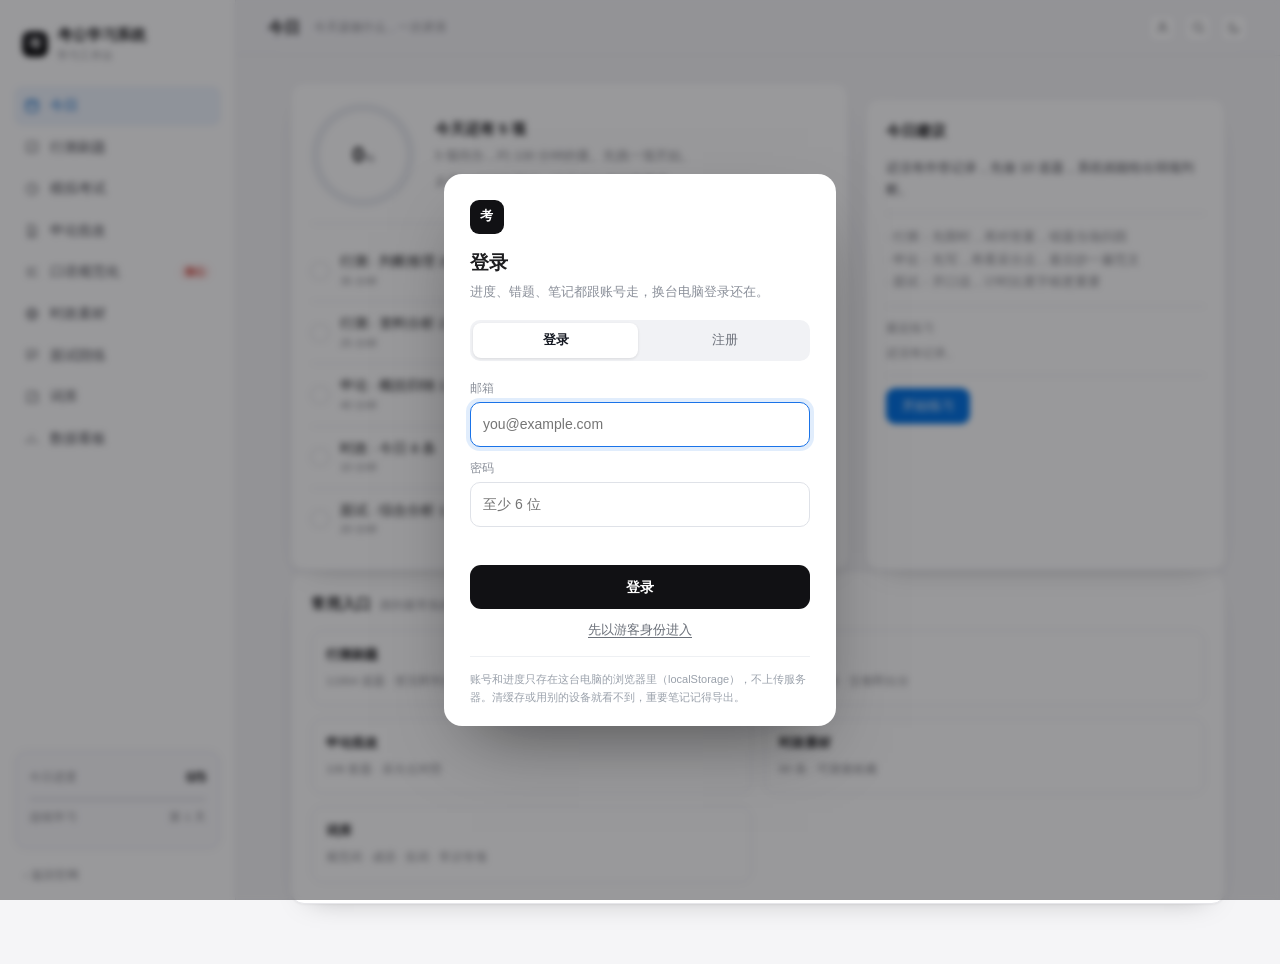
<file: app.html>
<!DOCTYPE html>
<html lang="zh-CN">
<head>
<meta charset="utf-8">
<meta name="viewport" content="width=device-width,initial-scale=1,viewport-fit=cover">
<title>工作台 · 考公学习系统</title>
<meta name="description" content="把行测、申论、时政、面试放在一条进度线上：今天该做什么，做完差多少，全在这里。">
<link rel="stylesheet" href="assets/system.css">
</head>
<body>
<div class="shell">

  <!-- ================= 侧栏 ================= -->
  <aside class="side">
    <a class="brand" href="index.html" title="返回官网">
      <span class="mark">考</span>
      <span>考公学习系统<small>学习工作台</small></span>
    </a>
    <nav id="nav">
      <a class="nav-link" href="#today" data-view="today"><svg viewBox="0 0 20 20" fill="none" stroke="currentColor" stroke-width="1.6"><rect x="3" y="3" width="14" height="14" rx="3"/><path d="M7 1.8v3M13 1.8v3M3 8h14"/></svg><span>今日</span><i class="nav-short">今日</i></a>
      <a class="nav-link" href="#xingce" data-view="xingce"><svg viewBox="0 0 20 20" fill="none" stroke="currentColor" stroke-width="1.6"><rect x="3.2" y="3.2" width="13.6" height="13.6" rx="3"/><path d="M7 10.2l2.1 2.1L13.4 8"/></svg><span>行测刷题</span><i class="nav-short">行测</i></a>
      <a class="nav-link" href="#mock" data-view="mock"><svg viewBox="0 0 20 20" fill="none" stroke="currentColor" stroke-width="1.6"><circle cx="10" cy="10" r="7"/><path d="M10 5.6V10l3.2 2"/></svg><span>模拟考试</span><i class="nav-short">模考</i></a>
      <a class="nav-link" href="#shenlun" data-view="shenlun"><svg viewBox="0 0 20 20" fill="none" stroke="currentColor" stroke-width="1.6"><path d="M5 2.8h7l3.2 3.2v11.2H5z"/><path d="M7.5 9h5M7.5 12h5M7.5 15h3"/></svg><span>申论批改</span><i class="nav-short">申论</i></a>
      <a class="nav-link" href="#koushu" data-view="koushu"><svg viewBox="0 0 20 20" fill="none" stroke="currentColor" stroke-width="1.6"><path d="M3 5.5h14M3 10h9.5M3 14.5h12"/><path d="M15.2 12.4l2.2 2.2"/></svg><span>口语规范化</span><i class="nav-short">口语</i><em class="tag">核心</em></a>
      <a class="nav-link" href="#shizheng" data-view="shizheng"><svg viewBox="0 0 20 20" fill="none" stroke="currentColor" stroke-width="1.6"><circle cx="10" cy="10" r="7"/><path d="M2.6 10h14.8M10 3c2 2.2 3 4.5 3 7s-1 4.8-3 7c-2-2.2-3-4.5-3-7s1-4.8 3-7z"/></svg><span>时政素材</span><i class="nav-short">时政</i></a>
      <a class="nav-link" href="#mianshi" data-view="mianshi"><svg viewBox="0 0 20 20" fill="none" stroke="currentColor" stroke-width="1.6"><path d="M4 4h12v8.5H9.5L6 16v-3.5H4z"/><path d="M7.4 8.2h5.2"/></svg><span>面试陪练</span><i class="nav-short">面试</i></a>
      <a class="nav-link" href="#ciku" data-view="ciku"><svg viewBox="0 0 20 20" fill="none" stroke="currentColor" stroke-width="1.6"><path d="M4 3.2h9.5L17 6.7v10.1H4z"/><path d="M13.5 3.2v3.5H17M7 11.5h6"/></svg><span>词库</span><i class="nav-short">词库</i></a>
      <a class="nav-link" href="#stats" data-view="stats"><svg viewBox="0 0 20 20" fill="none" stroke="currentColor" stroke-width="1.6"><path d="M4 16V9M10 16V4M16 16v-5"/></svg><span>数据看板</span><i class="nav-short">数据</i></a>
    </nav>

    <div class="todaybox">
      <div class="row"><span>今日进度</span><b id="sideDone">0/5</b></div>
      <div class="mini-bar"><i id="sideBar" style="width:0%"></i></div>
      <div class="row"><span>连续学习</span><span id="sideStreak">第 1 天</span></div>
    </div>
    <a class="back" href="index.html">‹ 返回官网</a>
  </aside>

  <!-- ================= 主区 ================= -->
  <main class="main">
    <div class="topbar">
      <h1 id="pageTitle">今日</h1>
      <span class="sub" id="pageSub">今天该做什么，一次讲清</span>
      <div class="right">
        <button class="icobtn" id="searchBtn" title="全局搜索" aria-label="全局搜索">
          <svg viewBox="0 0 20 20" width="15" height="15" fill="none" stroke="currentColor" stroke-width="1.6"><circle cx="8.8" cy="8.8" r="5.4"/><path d="M13 13l4 4"/></svg>
        </button>
        <button class="icobtn" id="themeBtn" title="切换深浅色" aria-label="切换深浅色">
          <svg class="ic-moon" viewBox="0 0 20 20" width="15" height="15" fill="none" stroke="currentColor" stroke-width="1.6"><path d="M16.5 12.5A7 7 0 0 1 7.5 3.5a7 7 0 1 0 9 9z"/></svg>
          <svg class="ic-sun" viewBox="0 0 20 20" width="15" height="15" fill="none" stroke="currentColor" stroke-width="1.6"><circle cx="10" cy="10" r="3.4"/><path d="M10 1.6v2.2M10 16.2v2.2M1.6 10h2.2M16.2 10h2.2M4.1 4.1l1.6 1.6M14.3 14.3l1.6 1.6M15.9 4.1l-1.6 1.6M5.7 14.3l-1.6 1.6"/></svg>
        </button>
      </div>
    </div>
    <div class="wrap">
      <div class="view" id="view"></div>
    </div>
  </main>
</div>

<div id="toast"></div>

<!-- 全局搜索 -->
<div class="gs-overlay" id="gsOverlay">
  <div class="gs-box">
    <div class="gs-head">
      <svg viewBox="0 0 20 20" width="16" height="16" fill="none" stroke="currentColor" stroke-width="1.6"><circle cx="8.8" cy="8.8" r="5.4"/><path d="M13 13l4 4"/></svg>
      <input id="gsInput" class="gs-input" type="text" placeholder="全局搜：题目 · 申论规范词 · 成语 · 时政素材…" autocomplete="off">
      <button class="icobtn" id="gsClose" title="关闭">✕</button>
    </div>
    <div class="gs-body" id="gsBody"></div>
    <div class="gs-tip" id="gsTip">输入关键词自动搜索，按 行测题目 / 申论题 / 时政素材 / 规范词 / 成语 / 实词 分组展示，点击结果直接跳转</div>
  </div>
</div>

<script src="assets/data.js"></script>
<script src="assets/data-extra.js"></script>
  <script src="assets/data-news.js"></script>
  <script src="assets/data-vocab.js"></script>
  <script src="assets/data-shenlun.js"></script>
  <script src="assets/gen_shenlun.js"></script>
  <script src="assets/fix-essays.js"></script>
  <script src="assets/essay-levels.js"></script>
<script src="assets/engine.js"></script>
<script src="assets/gen_shuliang.js"></script>
<script src="assets/gen_ziliao.js"></script>
<script src="assets/gen_panduan.js"></script>
<script src="assets/gen_yanyu.js"></script>
<script src="assets/gen_changshi.js"></script>
<script src="assets/gen.js"></script>
<script src="assets/user-bank.js"></script>
  <script src="assets/mock.js"></script>
<script src="assets/auth.js"></script>
  <script src="assets/system.js"></script>
</body>
</html>
</file>
<file: assets/style.css>
/* ============================================================
   考公学习系统 — Full Bleed Section Stack
   设计约束：白 / 浅灰 / 深灰黑 三档底色，苹果蓝为唯一强调色
   ============================================================ */

:root{
  --white:#fff;
  --gray:#f5f5f7;
  --gray-2:#fbfbfd;
  --ink:#1d1d1f;
  --ink-2:#6e6e73;
  --ink-3:#86868b;
  --line:#d2d2d7;
  --line-soft:rgba(0,0,0,.08);
  --blue:#0071e3;
  --blue-hover:#0077ed;
  --dark:#000;
  --dark-2:#1d1d1f;
  --dark-ink:#f5f5f7;
  --dark-ink-2:#86868b;
  --nav-h:52px;
  --serif:"Songti SC","SimSun",serif;

  --font:-apple-system,BlinkMacSystemFont,"SF Pro Display","SF Pro Text","PingFang SC","Helvetica Neue","Microsoft YaHei",Arial,sans-serif;

  --ease:cubic-bezier(.22,.61,.36,1);
  --shadow-win:0 40px 90px -30px rgba(0,0,0,.32), 0 8px 24px -12px rgba(0,0,0,.14);
}

*,*::before,*::after{box-sizing:border-box}

html{scroll-behavior:smooth; scroll-padding-top:calc(var(--nav-h) + 16px); -webkit-text-size-adjust:100%}

body{
  margin:0;
  font-family:var(--font);
  color:var(--ink);
  background:var(--white);
  -webkit-font-smoothing:antialiased;
  overflow-x:hidden;
}

img,svg{display:block; max-width:100%}
a{color:inherit; text-decoration:none}
button{font-family:inherit; cursor:pointer}
::selection{background:rgba(0,113,227,.18)}

/* ---------------- 导航 ---------------- */
.nav{
  position:fixed; inset:0 0 auto 0; z-index:100;
  height:var(--nav-h);
  background:rgba(255,255,255,.8);
  -webkit-backdrop-filter:saturate(180%) blur(20px);
  backdrop-filter:saturate(180%) blur(20px);
  border-bottom:1px solid transparent;
  transition:background .3s var(--ease), border-color .3s var(--ease), box-shadow .3s var(--ease);
}
.nav.is-stuck{
  background:rgba(255,255,255,.86);
  border-bottom-color:var(--line-soft);
  box-shadow:0 1px 0 rgba(0,0,0,.02);
}
.nav-inner{
  max-width:1040px; height:100%; margin:0 auto; padding:0 22px;
  display:flex; align-items:center; gap:30px;
}
.brand{
  display:flex; align-items:center; gap:8px;
  font-size:15px; font-weight:600; letter-spacing:-.01em; white-space:nowrap;
}
.brand .mark{
  width:20px; height:20px; border-radius:6px; flex:none;
  background:linear-gradient(160deg,#2b2b2f,#000);
  display:grid; place-items:center; color:#fff; font-size:10px; font-weight:700;
  letter-spacing:0;
}
.nav-links{display:flex; align-items:center; gap:2px; margin-left:auto}
.nav-item{position:relative}
.nav-item>button{
  height:var(--nav-h); padding:0 12px; border:0; background:none;
  font-size:12.5px; color:var(--ink); letter-spacing:.01em;
  opacity:.86; transition:opacity .2s;
}
.nav-item>button:hover,.nav-item.is-open>button{opacity:1}
.nav-item .caret{
  display:inline-block; width:5px; height:5px; margin-left:6px; margin-bottom:2px;
  border-right:1px solid currentColor; border-bottom:1px solid currentColor;
  transform:rotate(45deg); opacity:.5; transition:transform .2s;
}
.nav-item.is-open .caret{transform:rotate(225deg) translate(-1px,-1px)}

.nav-cta{
  height:28px; padding:0 13px; margin-left:8px; border-radius:980px;
  display:inline-flex; align-items:center; font-size:12.5px; font-weight:500;
  background:var(--blue); color:#fff; transition:background .2s, transform .2s;
  white-space:nowrap;
}
.nav-cta:hover{background:var(--blue-hover)}

/* 下拉面板 */
.menu{
  position:absolute; top:calc(var(--nav-h) - 6px); left:50%;
  transform:translate(-50%,-8px);
  width:520px; padding:26px 28px 28px;
  background:#fff;
  -webkit-backdrop-filter:saturate(180%) blur(24px);
  backdrop-filter:saturate(180%) blur(24px);
  border-radius:18px;
  border:1px solid rgba(0,0,0,.06);
  box-shadow:0 30px 60px -24px rgba(0,0,0,.28);
  display:grid; grid-template-columns:1fr 1fr; gap:6px 26px;
  opacity:0; visibility:hidden; pointer-events:none;
  transition:opacity .22s var(--ease), transform .22s var(--ease), visibility .22s;
}
.nav-item.is-open .menu{opacity:1; visibility:visible; pointer-events:auto; transform:translate(-50%,0)}
.menu h6{
  margin:8px 0 6px; font-size:11px; font-weight:600; color:var(--ink-3);
  letter-spacing:.06em; text-transform:uppercase;
}
.menu a{
  display:block; padding:7px 0; font-size:13px; color:var(--ink);
  transition:color .15s;
}
.menu a span{display:block; font-size:11.5px; color:var(--ink-3); margin-top:2px; font-weight:400}
.menu a:hover{color:var(--blue)}
.menu .col{display:flex; flex-direction:column}

/* 移动端菜单按钮 */
.nav-burger{display:none; width:30px; height:30px; border:0; background:none; padding:0; margin-left:auto}
.nav-burger i{
  display:block; width:16px; height:1px; background:var(--ink); margin:4px auto;
  transition:transform .25s var(--ease), opacity .2s;
}
.nav.is-open .nav-burger i:nth-child(1){transform:translateY(5px) rotate(45deg)}
.nav.is-open .nav-burger i:nth-child(2){opacity:0}
.nav.is-open .nav-burger i:nth-child(3){transform:translateY(-5px) rotate(-45deg)}

.mobile-menu{
  position:fixed; inset:var(--nav-h) 0 0 0; z-index:99;
  background:rgba(255,255,255,.97);
  -webkit-backdrop-filter:blur(30px); backdrop-filter:blur(30px);
  padding:26px 24px 40px; overflow:auto;
  opacity:0; visibility:hidden; transform:translateY(-6px);
  transition:opacity .25s var(--ease), transform .25s var(--ease), visibility .25s;
}
.mobile-menu.is-open{opacity:1; visibility:visible; transform:none}
.mobile-menu .grp{margin-bottom:26px}
.mobile-menu h6{
  margin:0 0 6px; font-size:11px; color:var(--ink-3); font-weight:600; letter-spacing:.08em;
}
.mobile-menu a{display:block; padding:11px 0; font-size:19px; font-weight:600; letter-spacing:-.01em}
.mobile-menu a small{font-size:13px; font-weight:400; color:var(--ink-3); margin-left:8px}

/* ---------------- 区块骨架 ---------------- */
.sec{
  position:relative;
  padding:clamp(84px,11vw,150px) 22px;
  background:var(--white);
}
.sec--full{min-height:100vh; display:flex; flex-direction:column; justify-content:center}
.sec--gray{background:var(--gray)}
.sec--dark{background:var(--dark); color:var(--dark-ink)}
.sec--dark .lede,.sec--dark .copy{color:var(--dark-ink-2)}
.sec--dark .eyebrow{color:var(--dark-ink-2)}
.sec-inner{width:100%; max-width:1040px; margin:0 auto; position:relative}
.sec-inner--narrow{max-width:780px}

.eyebrow{
  margin:0 0 14px; font-size:13px; font-weight:600; letter-spacing:.12em;
  text-transform:uppercase; color:var(--blue);
}
.sec--dark .eyebrow{color:#2997ff}

.display{
  margin:0; font-size:clamp(40px,6.4vw,80px); line-height:1.04;
  font-weight:600; letter-spacing:-.028em; text-align:center;
  text-wrap:balance;
}
.display--sm{font-size:clamp(30px,4.2vw,52px); line-height:1.14; letter-spacing:-.02em}
.lede{
  margin:22px auto 0; max-width:640px; text-align:center;
  font-size:clamp(17px,1.9vw,21px); line-height:1.5; color:var(--ink-2);
  letter-spacing:.002em; font-weight:400;
}
.copy{
  margin:0; max-width:560px; font-size:15.5px; line-height:1.72;
  color:var(--ink-2); text-align:left;
}
.copy strong{color:var(--ink); font-weight:500}
.sec--dark .copy strong{color:var(--dark-ink)}

.sec-head{margin-bottom:clamp(40px,6vw,72px)}
.center{text-align:center}
.stack-sm{margin-top:18px}

/* 按钮 */
.pill{
  display:inline-flex; align-items:center; justify-content:center; gap:7px;
  height:44px; padding:0 24px; border-radius:980px; border:1px solid transparent;
  font-size:15px; font-weight:500; letter-spacing:.01em;
  transition:background .2s var(--ease), transform .2s var(--ease), border-color .2s, color .2s;
}
.pill--blue{background:var(--blue); color:#fff}
.pill--blue:hover{background:var(--blue-hover); transform:translateY(-1px)}
.pill--ghost{border-color:var(--line); color:var(--ink); background:transparent}
.pill--ghost:hover{border-color:var(--ink-3); background:rgba(0,0,0,.02)}
.sec--dark .pill--ghost{border-color:rgba(255,255,255,.28); color:var(--dark-ink)}
.sec--dark .pill--ghost:hover{background:rgba(255,255,255,.08); border-color:rgba(255,255,255,.5)}
.pill-row{display:flex; gap:14px; justify-content:center; flex-wrap:wrap; margin-top:34px}

.tlink{
  display:inline-flex; align-items:center; gap:5px;
  font-size:15px; color:var(--blue); font-weight:400;
}
.tlink::after{content:"›"; font-size:17px; line-height:1; transform:translateY(-1px); transition:transform .2s}
.tlink:hover::after{transform:translate(2px,-1px)}

/* 滚动进入动画 */
.reveal{
  opacity:0; transform:translateY(26px);
  transition:opacity .9s var(--ease) var(--d,0ms), transform .9s var(--ease) var(--d,0ms);
  will-change:opacity,transform;
}
.reveal.in{opacity:1; transform:none}

/* ---------------- Hero ---------------- */
.hero{
  padding-top:calc(var(--nav-h) + clamp(40px,6vw,84px));
  padding-bottom:clamp(60px,8vw,110px);
  background:
    radial-gradient(1100px 520px at 50% -8%, #f7f9fc 0%, rgba(247,249,252,0) 62%),
    var(--white);
  text-align:center;
  overflow:hidden;
}
.hero .kicker{
  display:inline-flex; align-items:center; gap:8px;
  padding:6px 14px; border-radius:980px;
  background:rgba(0,113,227,.08); color:#0066cc;
  font-size:12.5px; font-weight:500; letter-spacing:.02em; margin-bottom:26px;
}
.hero .kicker i{width:5px; height:5px; border-radius:50%; background:var(--blue); display:block}
.hero h1{
  margin:0 auto; max-width:15em;
  font-size:clamp(40px,6.6vw,78px); line-height:1.12; font-weight:600;
  letter-spacing:-.032em; text-wrap:balance;
}
.hero h1 em{font-style:normal; color:var(--ink-3)}
.hero .lede{max-width:600px; margin-top:24px; font-size:clamp(17px,2vw,21px)}
.hero-visual{margin-top:clamp(34px,4.6vw,58px); perspective:1600px}
.scroll-cue{
  margin:56px auto 0; display:flex; flex-direction:column; align-items:center; gap:8px;
  font-size:11.5px; color:var(--ink-3); letter-spacing:.14em; text-transform:uppercase;
  text-decoration:none; cursor:pointer; transition:color .2s var(--ease);
}
.scroll-cue:hover{color:var(--ink)}
.scroll-cue:hover span{background:linear-gradient(var(--ink-2),transparent)}
.scroll-cue span{
  width:1px; height:26px; background:linear-gradient(var(--line),transparent);
  animation:cue 2.2s var(--ease) infinite;
}
@keyframes cue{0%{transform:scaleY(.3); opacity:.2}45%{transform:scaleY(1); opacity:1}100%{transform:scaleY(.3); opacity:.2}}

/* ---------------- 产品窗口 mock ---------------- */
.win{
  width:min(100%,960px); margin:0 auto; border-radius:18px; overflow:hidden;
  background:#fff; border:1px solid rgba(0,0,0,.09);
  box-shadow:var(--shadow-win);
  text-align:left;
  transform:rotateX(3deg);
  transform-origin:top center;
}
.win-bar{
  height:34px; display:flex; align-items:center; gap:7px; padding:0 14px;
  background:#fbfbfd; border-bottom:1px solid rgba(0,0,0,.07);
}
.win-bar span{width:9px; height:9px; border-radius:50%; background:#e2e2e6}
.win-bar span:nth-child(1){background:#f0b1ab}
.win-bar span:nth-child(2){background:#f2d8a7}
.win-bar span:nth-child(3){background:#b7dfb9}
.win-bar em{
  margin-left:10px; font-style:normal; font-size:11px; color:var(--ink-3); letter-spacing:.02em;
}
.win-body{padding:26px 26px 24px; display:grid; grid-template-columns:200px 1fr; gap:26px}
.win-side{
  border-right:1px solid rgba(0,0,0,.06); padding-right:24px;
  display:flex; flex-direction:column; align-items:center; justify-content:center; gap:14px;
}
.ring{
  --p:78;
  width:118px; height:118px; border-radius:50%;
  background:conic-gradient(var(--blue) calc(var(--p)*1%), #eceef2 0);
  display:grid; place-items:center; position:relative;
}
.ring::after{
  content:""; position:absolute; inset:9px; border-radius:50%; background:#fff;
}
.ring b{
  position:relative; font-size:27px; font-weight:600; letter-spacing:-.03em;
  display:flex; align-items:baseline;
}
.ring b span{font-size:13px; color:var(--ink-3); margin-left:1px; font-weight:500}
.win-side i{font-style:normal; font-size:11.5px; color:var(--ink-3); letter-spacing:.04em}
.win-side .streak{font-size:11.5px; color:var(--ink-2); display:flex; align-items:center; gap:5px}
.win-side .streak b{font-size:12px; color:var(--ink); font-weight:600}

.win-main{min-width:0}
.win-head{display:flex; align-items:baseline; justify-content:space-between; margin-bottom:16px}
.win-head h4{margin:0; font-size:14.5px; font-weight:600; letter-spacing:-.01em}
.win-head small{font-size:11.5px; color:var(--ink-3)}
.task{
  display:flex; align-items:center; gap:12px; padding:11px 0;
  border-bottom:1px solid rgba(0,0,0,.05);
}
.task:last-of-type{border-bottom:0}
.task .dot{
  width:16px; height:16px; border-radius:50%; border:1.4px solid var(--line);
  display:grid; place-items:center; flex:none;
}
.task.done .dot{background:var(--blue); border-color:var(--blue)}
.task.done .dot::after{
  content:""; width:7px; height:4px; border-left:1.4px solid #fff; border-bottom:1.4px solid #fff;
  transform:rotate(-45deg) translate(0,-1px);
}
.task .t{font-size:13px; flex:1; min-width:0; white-space:nowrap; overflow:hidden; text-overflow:ellipsis}
.task.done .t{color:var(--ink-3); text-decoration:line-through; text-decoration-color:rgba(0,0,0,.2)}
.task .n{font-size:11.5px; color:var(--ink-3); font-variant-numeric:tabular-nums}
.task .bar{width:64px; height:3px; border-radius:2px; background:#eef0f3; overflow:hidden; flex:none}
.task .bar i{display:block; height:100%; background:var(--blue); border-radius:2px}

.chart{display:flex; align-items:stretch; gap:10px; height:74px; margin-top:20px}
.chart .c{flex:1; height:100%; display:flex; flex-direction:column; justify-content:flex-end; gap:6px; text-align:center}
.chart .c i{
  display:block; width:64%; max-width:24px; margin:0 auto; min-height:4px;
  border-radius:3px 3px 1px 1px;
  background:linear-gradient(180deg,#7fb6f5,#cfe3fa);
  height:var(--h,40%);
  transition:height 1.1s var(--ease);
}
.chart .c.hot i{background:linear-gradient(180deg,var(--blue),#7db4f2)}
.chart .c span{font-size:10px; color:var(--ink-3)}

/* ---------------- 行测：题目卡 ---------------- */
.split{
  display:grid; grid-template-columns:minmax(0,.9fr) minmax(0,1.1fr);
  gap:clamp(32px,6vw,80px); align-items:center;
}
.split--rev{grid-template-columns:minmax(0,1.1fr) minmax(0,.9fr)}
.split .display{text-align:left}
.split .copy{max-width:none; margin-top:24px}
.sec--dark .display{text-align:left; margin-bottom:0}
.split .display--sm{font-size:clamp(27px,3.5vw,42px)}
.split-center .display, .split-center .lede{text-align:center}

.qcard{
  background:#101012; border:1px solid rgba(255,255,255,.1);
  border-radius:20px; padding:26px 26px 22px;
  box-shadow:0 40px 80px -40px rgba(0,0,0,.9);
  position:relative;
}
.qcard .qtop{display:flex; align-items:center; gap:10px; margin-bottom:16px}
.tag{
  font-size:11px; padding:4px 9px; border-radius:6px; letter-spacing:.03em;
  background:rgba(41,151,255,.14); color:#6cb6ff;
}
.qcard .qno{font-size:11.5px; color:var(--dark-ink-2); font-variant-numeric:tabular-nums}
.qcard p.q{
  margin:0 0 18px; font-size:15px; line-height:1.65; color:#e8e8ed;
}
.opts{display:flex; flex-direction:column; gap:9px}
.opt{
  display:flex; align-items:center; gap:11px;
  padding:11px 13px; border-radius:11px;
  border:1px solid rgba(255,255,255,.1); background:rgba(255,255,255,.03);
  font-size:13.5px; color:#d6d6dc;
}
.opt .k{
  width:20px; height:20px; border-radius:5px; flex:none; display:grid; place-items:center;
  font-size:11px; color:var(--dark-ink-2); border:1px solid rgba(255,255,255,.16);
}
.opt.on{border-color:rgba(41,151,255,.7); background:rgba(41,151,255,.11); color:#fff}
.opt.on .k{background:var(--blue); border-color:var(--blue); color:#fff}
.opt.ok{border-color:rgba(52,199,89,.6); background:rgba(52,199,89,.1)}
.qnote{
  margin-top:16px; padding-top:14px; border-top:1px solid rgba(255,255,255,.09);
  font-size:12.5px; line-height:1.6; color:var(--dark-ink-2);
}
.qnote b{color:#e8e8ed; font-weight:500}
.badge-float{
  position:absolute; right:-14px; top:-16px;
  background:#fff; color:var(--ink); border-radius:12px; padding:9px 13px;
  box-shadow:0 16px 34px -16px rgba(0,0,0,.7);
  font-size:11.5px; line-height:1.35;
}
.badge-float b{display:block; font-size:17px; letter-spacing:-.02em}

.feat-list{list-style:none; margin:26px 0 0; padding:0; display:grid; gap:14px}
.feat-list li{
  display:grid; grid-template-columns:16px 1fr; gap:12px;
  font-size:14px; line-height:1.6; color:var(--ink-2);
}
.feat-list li::before{
  content:""; width:16px; height:16px; margin-top:3px; border-radius:50%;
  border:1px solid currentColor; opacity:.45;
  background:
    linear-gradient(currentColor,currentColor) 50% 52%/7px 1.4px no-repeat,
    linear-gradient(currentColor,currentColor) 50% 52%/1.4px 7px no-repeat;
}
.feat-list b{color:var(--ink); font-weight:500; display:block; margin-bottom:1px}
.sec--dark .feat-list li{color:var(--dark-ink-2)}
.sec--dark .feat-list b{color:var(--dark-ink)}

/* ---------------- 申论：可交互组件 ---------------- */
.demo-wrap{
  margin-top:clamp(36px,5vw,56px);
  background:#fff; border:1px solid rgba(0,0,0,.08); border-radius:22px;
  box-shadow:0 30px 70px -40px rgba(0,0,0,.3), 0 2px 6px rgba(0,0,0,.03);
  overflow:hidden;
}
.demo-top{
  display:flex; align-items:center; gap:10px; padding:14px 20px;
  border-bottom:1px solid rgba(0,0,0,.06); background:#fbfbfd;
  font-size:11.5px; color:var(--ink-3); letter-spacing:.04em;
}
.demo-top .live{
  margin-left:auto; display:inline-flex; align-items:center; gap:6px;
  font-size:11px; color:#1a8f4c;
}
.demo-top .live i{width:6px; height:6px; border-radius:50%; background:#34c759; display:block}
.demo-grid{display:grid; grid-template-columns:1fr 1fr}
.demo-cell{padding:22px 24px 24px}
.demo-cell + .demo-cell{border-left:1px solid rgba(0,0,0,.06); background:#fcfcfe}
.demo-label{
  font-size:11px; color:var(--ink-3); letter-spacing:.08em; text-transform:uppercase;
  margin-bottom:10px; display:flex; align-items:center; gap:8px;
}
.demo-label .num{
  width:16px; height:16px; border-radius:50%; background:rgba(0,0,0,.06);
  display:grid; place-items:center; font-size:9.5px; color:var(--ink-2); letter-spacing:0;
}
#slIn{
  width:100%; min-height:132px; resize:vertical;
  border:1px solid rgba(0,0,0,.14); border-radius:12px;
  padding:14px 16px; background:#fff; cursor:text;
  font-family:var(--serif); font-size:16.5px; line-height:1.85; color:var(--ink);
  transition:border-color .18s var(--ease), box-shadow .18s var(--ease);
}
#slIn:hover{border-color:rgba(0,0,0,.28)}
#slIn:focus{border-color:var(--blue); box-shadow:0 0 0 4px rgba(0,113,227,.12); outline:none}
.demo-hint{
  margin-left:auto; font-style:normal; font-size:11px; color:var(--blue);
  letter-spacing:0; text-transform:none;
}
#slIn::placeholder{color:#b9bcc4}
.demo-row{display:flex; align-items:center; gap:10px; margin-top:16px; flex-wrap:wrap}
.seg{
  display:inline-flex; background:#f0f0f3; border-radius:9px; padding:2px; gap:2px;
}
.seg button{
  border:0; background:none; padding:6px 12px; border-radius:7px;
  font-size:12px; color:var(--ink-2); transition:background .18s, color .18s, box-shadow .18s;
}
.seg button.on{background:#fff; color:var(--ink); box-shadow:0 1px 3px rgba(0,0,0,.12)}
.mini-pill{
  margin-left:auto; height:34px; padding:0 18px; border-radius:980px; border:0;
  background:var(--blue); color:#fff; font-size:13px; font-weight:500;
  transition:background .18s, transform .18s;
}
.mini-pill:hover{background:var(--blue-hover)}
.mini-pill:active{transform:scale(.98)}
#slOut{
  margin:0; min-height:96px; font-family:var(--serif); font-size:17px; line-height:1.85;
  color:var(--ink); letter-spacing:.01em;
}
#slOut mark{
  background:linear-gradient(180deg,transparent 58%,rgba(0,113,227,.18) 58%);
  color:inherit; padding:0 1px; cursor:help;
}
#slOut .placeholder{color:#b9bcc4}
.sl-marks{
  margin-top:16px; display:flex; flex-wrap:wrap; gap:6px; min-height:24px;
  font-size:11px; color:var(--ink-3);
}
.sl-marks b{font-weight:500; color:var(--ink-2)}
.sl-marks em{
  font-style:normal; background:#f3f4f7; border-radius:5px; padding:3px 7px;
  color:var(--ink-2);
}
.demo-foot{
  display:flex; align-items:center; gap:14px; padding:13px 20px;
  border-top:1px solid rgba(0,0,0,.06); background:#fbfbfd;
  font-size:11.5px; color:var(--ink-3); flex-wrap:wrap;
}
.demo-foot .chips{display:flex; gap:7px; flex-wrap:wrap; margin-left:auto}
.chip-sm{
  border:1px solid rgba(0,0,0,.1); background:#fff; border-radius:980px;
  padding:4px 10px; font-size:11px; color:var(--ink-2); transition:border-color .15s, color .15s;
}
.chip-sm:hover{border-color:var(--blue); color:var(--blue)}

/* ---------------- 时政 ---------------- */
.marquee{
  position:relative; margin:clamp(34px,5vw,54px) 0 0;
  overflow:hidden; padding:6px 0;
  mask-image:linear-gradient(90deg,transparent,#000 8%,#000 92%,transparent);
  -webkit-mask-image:linear-gradient(90deg,transparent,#000 8%,#000 92%,transparent);
}
.marquee-track{display:flex; gap:16px; width:max-content; animation:slide 46s linear infinite}
.marquee:hover .marquee-track{animation-play-state:paused}
@keyframes slide{from{transform:translateX(0)}to{transform:translateX(-50%)}}
.ncard{
  width:280px; flex:none; background:#fff; border-radius:16px; padding:20px 20px 18px;
  border:1px solid rgba(0,0,0,.05); box-shadow:0 10px 24px -18px rgba(0,0,0,.4);
}
.ncard time{font-size:11px; color:var(--ink-3); letter-spacing:.04em}
.ncard h5{margin:9px 0 8px; font-size:15px; line-height:1.45; font-weight:600; letter-spacing:-.01em}
.ncard p{margin:0; font-size:12.5px; line-height:1.6; color:var(--ink-2)}
.ncard .tagline{
  margin-top:12px; display:inline-block; font-size:11px; color:var(--blue);
  background:rgba(0,113,227,.08); padding:3px 8px; border-radius:5px;
}

.stat-row{
  display:grid; grid-template-columns:repeat(3,1fr); gap:20px;
  margin-top:clamp(34px,5vw,52px); text-align:center;
}
.stat b{
  display:block; font-size:clamp(30px,4vw,44px); font-weight:600; letter-spacing:-.03em;
  font-variant-numeric:tabular-nums;
}
.stat b small{font-size:.42em; font-weight:500; color:var(--ink-3); margin-left:4px; letter-spacing:0}
.stat span{font-size:12.5px; color:var(--ink-3)}
.sec--dark .stat span{color:var(--dark-ink-2)}

/* ---------------- 面试 ---------------- */
.wave{
  display:flex; align-items:center; justify-content:center; gap:5px;
  height:150px; margin:10px 0 26px;
}
.wave i{
  width:5px; border-radius:3px; background:linear-gradient(180deg,#2997ff,#0071e3);
  height:calc(var(--h,20) * 1%); opacity:.85;
  animation:pulse 2.4s var(--ease) infinite; animation-delay:calc(var(--h,20) * -14ms);
}
@keyframes pulse{0%,100%{transform:scaleY(.55)}50%{transform:scaleY(1)}}
.scard{
  background:#101012; border:1px solid rgba(255,255,255,.1); border-radius:20px;
  padding:24px; display:grid; grid-template-columns:1fr auto; gap:20px; align-items:center;
}
.scard .say{font-size:14px; line-height:1.7; color:#e8e8ed}
.scard .say span{display:block; font-size:11.5px; color:var(--dark-ink-2); margin-bottom:8px; letter-spacing:.05em}
.score{
  width:104px; height:104px; border-radius:50%;
  background:conic-gradient(#34c759 0 78%, rgba(255,255,255,.1) 0);
  display:grid; place-items:center; position:relative;
}
.score::after{content:""; position:absolute; inset:8px; border-radius:50%; background:#101012; z-index:1}
.score b{position:relative; z-index:2; font-size:26px; letter-spacing:-.03em}
.score b span{font-size:11px; color:var(--dark-ink-2); display:block; text-align:center; letter-spacing:0; margin-top:2px}

/* ---------------- 定价 ---------------- */
.plans{display:grid; grid-template-columns:repeat(3,1fr); gap:18px; margin-top:clamp(34px,5vw,50px)}
.plan{
  background:#fff; border-radius:18px; padding:28px 26px 26px;
  border:1px solid rgba(0,0,0,.07);
  display:flex; flex-direction:column; min-height:340px;
  transition:transform .3s var(--ease), box-shadow .3s var(--ease);
}
.plan:hover{transform:translateY(-3px); box-shadow:0 30px 60px -40px rgba(0,0,0,.45)}
.plan--hot{border-color:rgba(0,113,227,.45); box-shadow:0 0 0 1px rgba(0,113,227,.25)}
.plan h5{margin:0 0 6px; font-size:17px; font-weight:600; letter-spacing:-.01em}
.plan .desc{font-size:12.5px; color:var(--ink-3); margin:0 0 20px; min-height:34px}
.plan .price{font-size:34px; font-weight:600; letter-spacing:-.03em; margin-bottom:2px}
.plan .price small{font-size:13px; font-weight:400; color:var(--ink-3); margin-left:4px}
.plan .per{font-size:12px; color:var(--ink-3); margin-bottom:22px}
.plan ul{list-style:none; margin:0 0 24px; padding:0; display:grid; gap:9px}
.plan li{font-size:13px; color:var(--ink-2); display:grid; grid-template-columns:14px 1fr; gap:9px}
.plan li::before{
  content:""; width:6px; height:10px; margin-top:3px;
  border-right:1.4px solid var(--blue); border-bottom:1.4px solid var(--blue);
  transform:rotate(42deg);
}
.plan .pill{margin-top:auto; width:100%}

/* ---------------- CTA + Footer ---------------- */
.cta-band{text-align:center}
.cta-band .display{max-width:13em; margin:0 auto; font-size:clamp(34px,4.8vw,58px); line-height:1.18}
.foot{background:#000; color:#a1a1a6; padding:64px 22px 40px; font-size:12px}
.foot-inner{max-width:1040px; margin:0 auto}
.foot-cols{
  display:grid; grid-template-columns:1.4fr 1fr 1fr 1fr; gap:32px;
  padding-bottom:44px; border-bottom:1px solid rgba(255,255,255,.12);
}
.foot h6{margin:0 0 12px; font-size:11.5px; color:#f5f5f7; font-weight:600; letter-spacing:.05em}
.foot a{display:block; padding:5px 0; color:#a1a1a6; transition:color .15s}
.foot a:hover{color:#f5f5f7}
.foot .brand{color:#f5f5f7; font-size:14px}
.foot .about{margin:14px 0 0; max-width:240px; line-height:1.7; color:#86868b}
.foot-bottom{
  display:flex; justify-content:space-between; gap:16px; flex-wrap:wrap;
  padding-top:22px; color:#6e6e73;
}
.foot-bottom nav{display:flex; gap:16px; flex-wrap:wrap}

/* ---------------- 响应式 ---------------- */
@media (max-width:900px){
  .win-body{grid-template-columns:1fr; gap:20px}
  .win-side{
    border-right:0; border-bottom:1px solid rgba(0,0,0,.06);
    padding:0 0 20px; flex-direction:row; justify-content:flex-start; gap:22px;
  }
  .split,.split--rev{grid-template-columns:1fr; gap:40px}
  .plans{grid-template-columns:1fr}
  .demo-grid{grid-template-columns:1fr}
  .demo-cell + .demo-cell{border-left:0; border-top:1px solid rgba(0,0,0,.06)}
  .foot-cols{grid-template-columns:1fr 1fr; gap:26px}
}

@media (max-width:833px){
  .nav-links,.nav-cta{display:none}
  .nav-burger{display:block}
  .nav-inner{gap:12px}
  body.menu-open{overflow:hidden}
  .sec{padding-left:20px; padding-right:20px}
  .display,.split .display,.sec--dark .display{text-align:center}
  .copy{text-align:left; margin:0 auto}
  .win{transform:none}
  .stat-row{grid-template-columns:1fr; gap:26px}
  .scard{grid-template-columns:1fr}
  .score{justify-self:start}
  .hero h1{font-size:34px}
  .badge-float{right:0; top:-12px; transform:scale(.92)}
  .feat-list{margin-top:22px}
}

@media (max-width:560px){
  .hero h1{text-wrap:balance}
  .hero h1 br{display:none}
  .win-side{flex-wrap:wrap; gap:12px 18px}
  .ring{width:92px; height:92px}
  .ring b{font-size:22px}
  .win-side i{font-size:11px; white-space:nowrap}
  .display{font-size:34px}
  .display--sm{font-size:28px}
  .win-body{padding:18px}
  .qcard{padding:20px}
  .demo-cell{padding:18px}
  #slIn,#slOut{font-size:16px}
  .mini-pill{margin-left:0; width:100%; margin-top:4px}
  .ncard{width:246px}
  .foot-cols{grid-template-columns:1fr}
}

@media (prefers-reduced-motion:reduce){
  html{scroll-behavior:auto}
  .reveal{opacity:1; transform:none; transition:none}
  .marquee-track,.scroll-cue span,.wave i{animation:none}
}


/* ---------------- 痛点共鸣 ---------------- */
#pain{padding-top:clamp(64px,8vw,110px)}
.pain-grid{
  margin-top:clamp(34px,4.2vw,54px);
  display:grid; grid-template-columns:repeat(3,1fr); gap:16px;
}
.pain{
  background:var(--white); border:1px solid var(--line-soft); border-radius:16px;
  padding:22px 22px 20px; text-align:left;
  transition:transform .35s var(--ease), box-shadow .35s var(--ease);
}
.pain:hover{transform:translateY(-3px); box-shadow:0 18px 40px -26px rgba(0,0,0,.28)}
.pain i{display:block; font-style:normal; font-size:11px; letter-spacing:.12em; color:var(--ink-3); margin-bottom:12px}
.pain h5{margin:0 0 9px; font-size:16.5px; font-weight:600; letter-spacing:-.01em; line-height:1.45}
.pain p{margin:0 0 14px; font-size:13.5px; line-height:1.72; color:var(--ink-2)}
.pain em{display:block; font-style:normal; font-size:12.5px; color:var(--blue); line-height:1.5}
@media (max-width:980px){ .pain-grid{grid-template-columns:repeat(2,1fr)} }
@media (max-width:620px){ .pain-grid{grid-template-columns:1fr} }

/* ---------------- 首屏任务可点 ---------------- */
.win .task{cursor:pointer; border-radius:8px; transition:background .18s var(--ease)}
.win .task:hover{background:rgba(0,0,0,.028)}


/* ---------------- 滚动进度条 ---------------- */
.sp{position:fixed; top:0; left:0; right:0; height:2px; z-index:300; pointer-events:none}
.sp i{display:block; height:100%; width:0; background:linear-gradient(90deg,#0071e3,#4aa3ff); transition:width .1s linear}

/* ---------------- 右侧章节导航 ---------------- */
.dotnav{
  position:fixed; right:22px; top:50%; transform:translateY(-50%); z-index:140;
  display:flex; flex-direction:column; align-items:center; gap:2px;
  padding:12px 7px; border-radius:999px;
  background:rgba(255,255,255,.62); backdrop-filter:blur(14px) saturate(1.6);
  border:1px solid rgba(0,0,0,.06); box-shadow:0 14px 32px -22px rgba(0,0,0,.5);
}
.dotnav a{
  position:relative; display:grid; place-items:center; width:12px; height:17px;
  text-decoration:none; -webkit-tap-highlight-color:transparent;
}
.dotnav a i{
  width:7px; height:7px; border-radius:50%; background:#c3c7cf; display:block;
  transition:background .22s var(--ease), transform .22s var(--ease), box-shadow .22s var(--ease);
}
.dotnav a:hover i{background:var(--ink-3); transform:scale(1.15)}
.dotnav a.on i{background:var(--blue); transform:scale(1.25); box-shadow:0 0 0 4px rgba(0,113,227,.16)}
.dotnav a span{
  position:absolute; right:22px; top:50%; transform:translate(6px,-50%);
  background:rgba(29,29,31,.92); color:#fff; font-size:11.5px; letter-spacing:.02em;
  padding:4px 9px; border-radius:8px; white-space:nowrap; opacity:0; pointer-events:none;
  transition:opacity .18s var(--ease), transform .18s var(--ease);
}
.dotnav a:hover span,.dotnav a.on span{opacity:1; transform:translate(0,-50%)}
@media (max-width:1180px){ .dotnav{display:none} }

/* ---------------- 回到顶部 ---------------- */
.to-top{
  position:fixed; right:22px; bottom:24px; z-index:150;
  width:42px; height:42px; border-radius:50%; border:1px solid rgba(0,0,0,.08);
  background:rgba(255,255,255,.9); backdrop-filter:blur(12px); color:var(--ink);
  display:grid; place-items:center; cursor:pointer; padding:0;
  box-shadow:0 12px 26px -16px rgba(0,0,0,.45);
  opacity:0; transform:translateY(10px) scale(.96); pointer-events:none;
  transition:opacity .26s var(--ease), transform .26s var(--ease), background .2s;
}
.to-top.on{opacity:1; transform:none; pointer-events:auto}
.to-top:hover{background:#fff; transform:translateY(-2px)}
.to-top:active{transform:scale(.93)}

/* ---------------- 微交互：按压 / 焦点 / 触摸 ---------------- */
.pill,.mini-pill,.chip-sm,.ncard,.pain,.opt,.tlink,.nav-links a,.nav-burger,.to-top,.dotnav a{
  -webkit-tap-highlight-color:transparent;
}
.pill{transition:background .2s var(--ease), transform .12s var(--ease), box-shadow .2s var(--ease)}
.pill:active{transform:scale(.97)}
.pill--blue:active{box-shadow:0 0 0 6px rgba(0,113,227,.14)}
.mini-pill:active{transform:scale(.95)}
.chip-sm:active{transform:scale(.94)}
.tlink:active{transform:translateX(1px)}
.opt{transition:background .18s var(--ease), border-color .18s var(--ease), transform .12s var(--ease); cursor:pointer}
.opt:hover{background:rgba(255,255,255,.06); border-color:rgba(255,255,255,.22)}
.opt:active{transform:scale(.995)}
.ncard{transition:transform .3s var(--ease), box-shadow .3s var(--ease)}
.ncard:hover{transform:translateY(-3px); box-shadow:0 18px 40px -22px rgba(0,0,0,.45)}
.win .task:active{background:rgba(0,0,0,.045)}
.pill:focus-visible,.mini-pill:focus-visible,.chip-sm:focus-visible,.to-top:focus-visible,
.dotnav a:focus-visible,.nav-links button:focus-visible{
  outline:2px solid var(--blue); outline-offset:3px; border-radius:6px;
}
/* 触摸设备：没有 hover，就靠 :active 给即时反馈 */
@media (hover:none){
  .pill:active{transform:scale(.96)}
  .pain:active{transform:scale(.99)}
  .ncard:active{transform:scale(.99)}
  .dotnav,.to-top{display:none !important}
  .to-top.on{display:grid !important}
}


/* ================= 排版层级 ================= */
/* 副标题：大一点、灰一点；正文：小一点、深一点、行高松一点 */
.lede{font-size:clamp(16.5px,1.8vw,20px); line-height:1.72; color:var(--ink-3)}
.hero .lede{font-size:clamp(16.5px,1.9vw,20px)}
.copy{font-size:16px; line-height:1.92; color:#4a4a50; max-width:600px}
.sec--dark .copy{color:#a9a9b0}
.feat-list{margin-top:30px; gap:18px}
.feat-list li{font-size:14.5px; line-height:1.85}
.feat-list li b{display:block; margin-bottom:3px; font-size:15px; color:var(--ink); font-weight:600}
.sec--dark .feat-list li b{color:var(--dark-ink)}
.pain p{font-size:13.8px; line-height:1.86}
.pain-grid{gap:20px}
.pain{padding:26px 26px 24px}
.ncard p{font-size:13.2px; line-height:1.8}
.qnote{line-height:1.85}
.stat-row{margin-top:clamp(32px,4vw,52px)}

/* ================= 主 CTA：强对比，和蓝色链接分开 ================= */
.pill--blue{
  background:#111114; color:#fff;
  box-shadow:0 10px 24px -14px rgba(0,0,0,.65);
}
.pill--blue:hover{background:#2c2c31; transform:translateY(-1px); box-shadow:0 16px 30px -16px rgba(0,0,0,.7)}
.pill--blue:active{box-shadow:0 0 0 6px rgba(17,17,20,.14)}
.cta-band .pill--blue{box-shadow:0 12px 30px -14px rgba(17,17,20,.75)}

/* ================= 小测评 ================= */
.quiz-wrap{margin-top:clamp(30px,4vw,46px); display:grid; gap:14px}
.quiz-card{
  background:#fff; border:1px solid var(--line-soft); border-radius:16px;
  padding:22px 24px 20px; text-align:left;
}
.quiz-card h5{
  margin:0 0 16px; font-size:16px; font-weight:600; letter-spacing:-.01em;
  display:flex; align-items:center; gap:10px;
}
.quiz-card h5 i{
  width:20px; height:20px; border-radius:50%; background:rgba(0,0,0,.05);
  display:grid; place-items:center; font-style:normal; font-size:11px; color:var(--ink-2); font-weight:500;
}
.quiz-opts{display:grid; grid-template-columns:repeat(2,1fr); gap:9px}
.quiz-opts button{
  text-align:left; padding:12px 15px; border-radius:11px; cursor:pointer;
  border:1px solid rgba(0,0,0,.1); background:#fff; color:var(--ink-2);
  font-size:13.8px; font-family:inherit;
  transition:border-color .18s var(--ease), background .18s var(--ease), color .18s var(--ease), transform .12s var(--ease);
}
.quiz-opts button:hover{border-color:rgba(0,0,0,.28); color:var(--ink)}
.quiz-opts button:active{transform:scale(.985)}
.quiz-opts button.on{
  border-color:#111114; background:#111114; color:#fff; font-weight:500;
  box-shadow:0 8px 18px -12px rgba(0,0,0,.6);
}
.quiz-out{
  background:#111114; color:#f2f2f4; border-radius:18px; padding:26px 26px 24px; text-align:left;
}
.quiz-out h5{margin:0 0 16px; font-size:17px; font-weight:600; color:#fff}
.qr-line{margin:0 0 11px; font-size:14px; line-height:1.8; color:#b9b9c0}
.qr-line b{color:#fff; font-weight:600; margin-right:2px}
.qr-line em{font-style:normal; color:#8ab4ff}
.quiz-out .pill-row{margin-top:20px; justify-content:flex-start; gap:12px}
.quiz-out .pill--blue{background:#fff; color:#111114; box-shadow:none}
.quiz-out .pill--blue:hover{background:#e9e9ee}
.qr-again{
  border:0; background:none; color:#9a9aa2; font-size:13px; cursor:pointer; padding:0 4px;
  font-family:inherit;
}
.qr-again:hover{color:#fff}
@media (max-width:620px){ .quiz-opts{grid-template-columns:1fr} }

/* ================= FAQ ================= */
.faq{margin-top:clamp(30px,4vw,46px); border-top:1px solid var(--line-soft)}
.faq details{border-bottom:1px solid var(--line-soft)}
.faq summary{
  list-style:none; cursor:pointer; padding:22px 4px;
  font-size:16.5px; font-weight:600; letter-spacing:-.01em; color:var(--ink);
  display:flex; align-items:flex-start; gap:14px; transition:color .18s var(--ease);
}
.faq summary::-webkit-details-marker{display:none}
.faq summary::after{
  content:"+"; margin-left:auto; font-weight:400; font-size:20px; line-height:1;
  color:var(--ink-3); transition:transform .25s var(--ease);
}
.faq details[open] summary::after{transform:rotate(45deg)}
.faq summary:hover{color:var(--blue)}
.faq .fa{padding:0 4px 22px; max-width:660px}
.faq .fa p{margin:0 0 10px; font-size:14.5px; line-height:1.95; color:#4a4a50}
.faq .fa p:last-child{margin-bottom:0}
.faq .fa b{color:var(--ink); font-weight:600}

/* ================= 分享说明 ================= */
.share-note{
  margin:clamp(28px,3.6vw,42px) auto 0; max-width:720px; text-align:left;
  font-size:13.5px; line-height:1.9; color:var(--ink-2);
  padding:16px 18px; border-radius:12px; background:rgba(0,0,0,.028);
}
.share-note b{color:var(--ink); font-weight:600}
</file>
<file: assets/system.css>
/* ============================================================
   考公学习系统 · 工作台样式
   ============================================================ */
:root{
  --bg:#f5f5f7;
  --card:#fff;
  --ink:#1d1d1f;
  --ink-2:#4b4b52;
  --ink-3:#86868b;
  --line:#e6e6ea;
  --line-2:#d2d2d7;
  --blue:#0071e3;
  --blue-2:#0077ed;
  --blue-bg:#eef4fd;
  --green:#1a8f4c;
  --green-bg:#e9f7ef;
  --red:#c9372c;
  --red-bg:#fdeceb;
  --amber:#a16207;
  --amber-bg:#fdf6e3;
  --radius:14px;
  --font:-apple-system,BlinkMacSystemFont,"SF Pro Text","PingFang SC","Helvetica Neue","Microsoft YaHei",Arial,sans-serif;
  --serif:"Songti SC","SimSun",serif;
  --shadow:0 1px 2px rgba(0,0,0,.04), 0 12px 28px -20px rgba(0,0,0,.35);
}

*{box-sizing:border-box}
html,body{margin:0; padding:0}
html{scroll-behavior:smooth}
body{
  background:var(--bg); color:var(--ink); font-family:var(--font);
  -webkit-font-smoothing:antialiased; font-size:14px; line-height:1.6;
}
a{color:inherit; text-decoration:none}
button{font-family:inherit; cursor:pointer; border:0; background:none; color:inherit}
::selection{background:rgba(0,113,227,.18)}

/* ---------------- 外壳 ---------------- */
.shell{display:grid; grid-template-columns:236px minmax(0,1fr); min-height:100vh}

.side{
  position:sticky; top:0; height:100vh; padding:18px 14px 16px;
  background:#fff; border-right:1px solid var(--line);
  display:flex; flex-direction:column; gap:6px;
}
.side .brand{
  display:flex; align-items:center; gap:9px; padding:6px 8px 16px; flex:none; white-space:nowrap;
  font-size:14.5px; font-weight:600; letter-spacing:-.01em;
}
.side .brand .mark{
  width:26px; height:26px; border-radius:8px; flex:none; display:grid; place-items:center;
  background:linear-gradient(160deg,#2b2b2f,#000); color:#fff; font-size:11.5px; font-weight:700;
}
.side .brand small{display:block; font-size:10.5px; color:var(--ink-3); font-weight:400; letter-spacing:.02em}

.side nav{display:flex; flex-direction:column; gap:2px}
.nav-link{
  display:flex; align-items:center; gap:10px; padding:9px 10px; border-radius:9px;
  font-size:13.5px; color:var(--ink-2); transition:background .16s, color .16s;
}
.nav-link svg{width:16px; height:16px; flex:none; opacity:.72}
.nav-link:hover{background:#f4f5f7; color:var(--ink)}
.nav-link.on{background:var(--blue-bg); color:#0062c4; font-weight:500}
.nav-link.on svg{opacity:1}

.side .todaybox{
  margin-top:auto; padding:14px; border-radius:12px; background:#fafafc; border:1px solid var(--line);
}
.side .todaybox .row{display:flex; align-items:center; justify-content:space-between; font-size:11.5px; color:var(--ink-3); margin-bottom:8px}
.side .todaybox b{font-size:15px; color:var(--ink); letter-spacing:-.02em}
.mini-bar{height:5px; border-radius:3px; background:#e9e9ee; overflow:hidden; margin:8px 0 6px}
.mini-bar i{display:block; height:100%; background:var(--blue); border-radius:3px; transition:width .5s cubic-bezier(.2,.7,.2,1)}
.side .back{font-size:11.5px; color:var(--ink-3); padding:10px 10px 0; display:flex; gap:6px; align-items:center}
.side .back:hover{color:var(--blue)}

/* ---------------- 主区 ---------------- */
.main{min-width:0; padding:0 0 60px}
.topbar{
  position:sticky; top:0; z-index:20; height:56px; padding:0 32px;
  display:flex; align-items:center; gap:14px;
  background:rgba(245,245,247,.82); -webkit-backdrop-filter:saturate(180%) blur(18px);
  backdrop-filter:saturate(180%) blur(18px); border-bottom:1px solid rgba(0,0,0,.06);
}
.topbar h1{margin:0; font-size:16px; font-weight:600; letter-spacing:-.01em}
.topbar .sub{font-size:12px; color:var(--ink-3)}
.topbar .right{margin-left:auto; display:flex; align-items:center; gap:8px}
.pill-day{
  display:inline-flex; align-items:center; gap:6px; height:28px; padding:0 11px;
  border-radius:980px; background:#fff; border:1px solid var(--line);
  font-size:11.5px; color:var(--ink-2); white-space:nowrap;
}
.pill-day b{color:var(--ink); font-variant-numeric:tabular-nums}

.wrap{max-width:1000px; margin:0 auto; padding:26px 32px 0}
.view{animation:fade .28s ease-out}
@keyframes fade{from{opacity:0; transform:translateY(6px)}to{opacity:1; transform:none}}

/* ---------------- 通用元件 ---------------- */
.card{
  background:var(--card); border:1px solid var(--line); border-radius:var(--radius);
  padding:20px; box-shadow:var(--shadow);
}
.card + .card{margin-top:16px}
.card-h{display:flex; align-items:baseline; gap:10px; margin-bottom:14px}
.card-h h2{margin:0; font-size:15px; font-weight:600; letter-spacing:-.01em}
.card-h .hint{font-size:12px; color:var(--ink-3)}
.card-h .right{margin-left:auto; display:flex; gap:8px; align-items:center}

.btn{
  display:inline-flex; align-items:center; justify-content:center; gap:6px;
  height:36px; padding:0 16px; border-radius:9px; font-size:13px; font-weight:500;
  background:var(--blue); color:#fff; transition:background .16s, transform .12s, border-color .16s;
  white-space:nowrap;
}
.btn:hover{background:var(--blue-2)}
.btn:active{transform:scale(.985)}
.btn[disabled]{opacity:.45; pointer-events:none}
.btn.ghost{background:#fff; border:1px solid var(--line-2); color:var(--ink)}
.btn.ghost:hover{background:#fafafc; border-color:var(--ink-3)}
.btn.sm{height:30px; padding:0 12px; font-size:12px; border-radius:8px}
.btn.danger{background:#fff; border:1px solid #f0c4c0; color:var(--red)}
.btn.danger:hover{background:var(--red-bg)}

.seg{display:inline-flex; background:#f0f0f3; border-radius:9px; padding:2px; gap:2px}
.seg button{
  padding:6px 13px; border-radius:7px; font-size:12.5px; color:var(--ink-2);
  transition:background .16s, color .16s, box-shadow .16s; white-space:nowrap;
}
.seg button.on{background:#fff; color:var(--ink); box-shadow:0 1px 3px rgba(0,0,0,.12); font-weight:500}

.tag{
  display:inline-block; padding:2px 8px; border-radius:6px; font-size:11px;
  background:#f1f2f5; color:var(--ink-2); white-space:nowrap;
}
.tag.blue{background:var(--blue-bg); color:#0062c4}
.tag.green{background:var(--green-bg); color:var(--green)}
.tag.red{background:var(--red-bg); color:var(--red)}
.tag.amber{background:var(--amber-bg); color:var(--amber)}

.muted{color:var(--ink-3)}
.small{font-size:12px}
.tabular{font-variant-numeric:tabular-nums}
.row{display:flex; align-items:center; gap:10px}
.spacer{margin-left:auto}
.divider{height:1px; background:var(--line); margin:16px 0}

.empty{padding:34px 10px; text-align:center; color:var(--ink-3); font-size:13px}

/* ---------------- 今日 ---------------- */
.hero-grid{display:grid; grid-template-columns:1.55fr 1fr; gap:16px}
.ring-card{display:flex; gap:20px; align-items:center}
.ring{
  --p:0; width:104px; height:104px; border-radius:50%; flex:none; position:relative;
  background:conic-gradient(var(--blue) calc(var(--p)*1%), #eceef2 0);
  display:grid; place-items:center;
}
.ring::after{content:""; position:absolute; inset:9px; border-radius:50%; background:#fff}
.ring b{position:relative; z-index:1; font-size:22px; letter-spacing:-.03em; font-variant-numeric:tabular-nums}
.ring b span{font-size:11px; color:var(--ink-3); margin-left:1px}
.ring-card .meta h3{margin:0 0 4px; font-size:14.5px; font-weight:600}
.ring-card .meta p{margin:0; font-size:12.5px; color:var(--ink-3)}

.tasklist{display:flex; flex-direction:column}
.taskitem{
  display:flex; align-items:center; gap:11px; padding:11px 0; border-bottom:1px solid var(--line);
  cursor:pointer; transition:opacity .2s;
}
.taskitem:last-child{border-bottom:0}
.taskitem .box{
  width:18px; height:18px; border-radius:6px; border:1.5px solid var(--line-2); flex:none;
  display:grid; place-items:center; transition:background .16s, border-color .16s;
}
.taskitem.done .box{background:var(--blue); border-color:var(--blue)}
.taskitem.done .box::after{
  content:""; width:8px; height:4.5px; border-left:1.6px solid #fff; border-bottom:1.6px solid #fff;
  transform:rotate(-45deg) translate(0,-1px);
}
.taskitem .t{font-size:13.5px; flex:1}
.taskitem .t small{display:block; font-size:11px; color:var(--ink-3)}
.taskitem.done .t{color:var(--ink-3); text-decoration:line-through; text-decoration-color:rgba(0,0,0,.18)}
.taskitem .go{font-size:11.5px; color:var(--blue); opacity:0; transition:opacity .16s}
.taskitem:hover .go{opacity:1}

.quick{display:grid; grid-template-columns:repeat(2,1fr); gap:12px}
.quick a{
  border:1px solid var(--line); border-radius:12px; padding:14px; background:#fff;
  transition:border-color .16s, transform .16s, box-shadow .16s;
}
.quick a:hover{border-color:#c9d9f2; transform:translateY(-2px); box-shadow:0 14px 30px -22px rgba(0,0,0,.5)}
.quick b{display:block; font-size:13px; font-weight:600; margin-bottom:3px}
.quick span{font-size:11.5px; color:var(--ink-3)}

/* ---------------- 行测 ---------------- */
.qhead{display:flex; align-items:center; gap:8px; margin-bottom:12px; flex-wrap:wrap}
.qstem{font-size:15px; line-height:1.75; margin:0 0 16px; white-space:pre-wrap}
.opts2{display:flex; flex-direction:column; gap:8px}
.opt2{
  display:flex; align-items:flex-start; gap:11px; padding:11px 13px; border-radius:10px;
  border:1px solid var(--line); background:#fff; text-align:left; font-size:13.5px; line-height:1.55;
  transition:border-color .15s, background .15s;
}
.opt2:hover{border-color:#c9d9f2; background:#fbfcff}
.opt2 .k{
  width:21px; height:21px; border-radius:6px; flex:none; display:grid; place-items:center;
  font-size:11px; color:var(--ink-3); background:#f2f3f5; margin-top:1px;
}
.opt2.pick{border-color:var(--blue); background:#f6faff}
.opt2.pick .k{background:var(--blue); color:#fff}
.opt2.right{border-color:#8fd0a8; background:var(--green-bg)}
.opt2.right .k{background:var(--green); color:#fff}
.opt2.wrong{border-color:#e8aaa4; background:var(--red-bg)}
.opt2.wrong .k{background:var(--red); color:#fff}
.opt2[disabled]{cursor:default}

.explain{
  margin-top:14px; padding:14px; border-radius:10px; background:#fafafc; border:1px solid var(--line);
  font-size:13px; line-height:1.7; color:var(--ink-2);
}
.explain b{color:var(--ink)}
.attrib{margin-top:12px; display:flex; align-items:center; gap:8px; flex-wrap:wrap}
.attrib .seg button{font-size:12px}

.qbar{display:flex; align-items:center; gap:10px; margin-top:16px; flex-wrap:wrap}

.mods{display:flex; gap:6px; flex-wrap:wrap}
.mod-chip{
  padding:5px 11px; border-radius:980px; border:1px solid var(--line-2); background:#fff;
  font-size:12px; color:var(--ink-2); transition:all .15s;
}
.mod-chip.on{background:var(--ink); color:#fff; border-color:var(--ink)}

/* ---------------- 表格 / 列表 ---------------- */
.tbl{width:100%; border-collapse:collapse; font-size:12.5px}
.tbl th{
  text-align:left; font-weight:500; color:var(--ink-3); font-size:11.5px;
  padding:0 10px 8px; border-bottom:1px solid var(--line); white-space:nowrap;
}
.tbl td{padding:10px; border-bottom:1px solid #f1f1f4; vertical-align:top}
.tbl tr:last-child td{border-bottom:0}
.tbl .num{font-variant-numeric:tabular-nums}

/* ---------------- 申论 ---------------- */
.essay-grid{display:grid; grid-template-columns:1fr 1fr; gap:16px; align-items:start}
.material{
  font-family:var(--serif); font-size:13.5px; line-height:1.95; color:var(--ink-2);
  white-space:pre-wrap; max-height:340px; overflow:auto; padding-right:6px;
}
.ask{font-size:13.5px; font-weight:500; margin:12px 0 0; line-height:1.7}
#ansBox{
  width:100%; min-height:210px; padding:14px; border-radius:11px; border:1px solid var(--line-2);
  font-family:var(--serif); font-size:15px; line-height:1.9; color:var(--ink);
  resize:vertical; outline:none; transition:border-color .16s, box-shadow .16s;
}
#ansBox:focus{border-color:#9dc2ef; box-shadow:0 0 0 3px rgba(0,113,227,.12)}
.essay-foot{display:flex; align-items:center; gap:10px; margin-top:12px; flex-wrap:wrap}
.counter{font-size:11.5px; color:var(--ink-3); font-variant-numeric:tabular-nums}
.counter.over{color:var(--red)}

.grade{display:flex; gap:18px; align-items:center; margin-bottom:16px}
.grade .score-big{font-size:38px; font-weight:600; letter-spacing:-.04em; line-height:1}
.grade .score-big small{font-size:13px; color:var(--ink-3); font-weight:400; margin-left:3px; letter-spacing:0}
.grade .lvl{font-size:12px; color:var(--ink-3); margin-top:4px}
.point-hit{display:flex; flex-direction:column; gap:7px}
.ph{
  display:flex; align-items:flex-start; gap:9px; font-size:12.5px; line-height:1.6;
  padding:8px 10px; border-radius:8px; background:#fafafc; border:1px solid var(--line);
}
.ph.hit{background:var(--green-bg); border-color:#cfe9d9; color:#166534}
.ph .ic{width:16px; height:16px; border-radius:50%; flex:none; display:grid; place-items:center; font-size:10px; margin-top:1px}
.ph.hit .ic{background:var(--green); color:#fff}
.ph .ic{background:#e6e6ea; color:var(--ink-3)}
.ph b{font-weight:500}
.ph em{font-style:normal; color:var(--ink-3); font-size:11.5px}

/* ---------------- 时政 ---------------- */
.news-tools{display:flex; gap:10px; flex-wrap:wrap; align-items:center; margin-bottom:14px}
#newsQ{
  flex:1; min-width:180px; height:34px; padding:0 12px; border-radius:9px;
  border:1px solid var(--line-2); font-size:13px; outline:none; background:#fff;
}
#newsQ:focus{border-color:#9dc2ef; box-shadow:0 0 0 3px rgba(0,113,227,.1)}
.news-grid{display:grid; grid-template-columns:1fr 1fr; gap:12px}
.nitem{
  border:1px solid var(--line); border-radius:12px; padding:14px 16px; background:#fff;
  display:flex; flex-direction:column; gap:7px; transition:border-color .16s, box-shadow .16s;
}
.nitem:hover{border-color:#d8dee8; box-shadow:0 14px 30px -26px rgba(0,0,0,.5)}
.nitem h4{margin:0; font-size:13.5px; font-weight:600; line-height:1.5}
.nitem p{margin:0; font-size:12px; color:var(--ink-3); line-height:1.65}
.nitem .foot{display:flex; align-items:center; gap:8px; margin-top:2px}
.icobtn{
  width:28px; height:28px; border-radius:8px; border:1px solid var(--line); background:#fff;
  display:grid; place-items:center; color:var(--ink-3); transition:all .15s;
}
.icobtn:hover{border-color:var(--blue); color:var(--blue); background:#f6faff}
.icobtn.on{border-color:var(--blue); color:var(--blue); background:var(--blue-bg)}

/* ---------------- 面试 ---------------- */
.iv-stage{display:grid; grid-template-columns:1fr 260px; gap:16px; align-items:start}
.timerbox{text-align:center; padding:16px}
.timer{font-size:34px; font-weight:600; letter-spacing:-.03em; font-variant-numeric:tabular-nums}
.timer.warn{color:var(--red)}
.timerbox .lbl{font-size:11.5px; color:var(--ink-3); letter-spacing:.04em}
.iv-q{font-size:16px; line-height:1.8; margin:0}
.iv-points{display:flex; flex-wrap:wrap; gap:7px; margin-top:14px}
.iv-points span{
  font-size:11.5px; padding:4px 9px; border-radius:6px; background:#f1f2f5; color:var(--ink-2);
}
.iv-log{display:flex; flex-direction:column; gap:10px}
.iv-row{display:flex; gap:12px; padding:12px; border:1px solid var(--line); border-radius:10px; background:#fff}
.iv-row .sc{font-size:18px; font-weight:600; min-width:40px; font-variant-numeric:tabular-nums}
.iv-row .sc.hi{color:var(--green)} .iv-row .sc.mid{color:var(--amber)} .iv-row .sc.lo{color:var(--red)}
.iv-row .txt{font-size:12.5px; color:var(--ink-2); line-height:1.6}

/* ---------------- 数据 ---------------- */
.kpis{display:grid; grid-template-columns:repeat(4,1fr); gap:12px}
.kpi{background:#fff; border:1px solid var(--line); border-radius:12px; padding:16px}
.kpi .k{font-size:11.5px; color:var(--ink-3)}
.kpi .v{font-size:26px; font-weight:600; letter-spacing:-.03em; margin-top:4px; font-variant-numeric:tabular-nums}
.kpi .v small{font-size:12px; font-weight:400; color:var(--ink-3); margin-left:2px}

.bars{display:flex; align-items:flex-end; gap:10px; height:120px; margin-top:6px}
.bars .b{flex:1; display:flex; flex-direction:column; justify-content:flex-end; gap:7px; text-align:center; height:100%}
.bars .b i{
  display:block; width:100%; max-width:34px; margin:0 auto; border-radius:5px 5px 2px 2px;
  background:linear-gradient(180deg,#8fc0f6,#d6e8fb); min-height:4px;
}
.bars .b.hot i{background:linear-gradient(180deg,var(--blue),#7fb2f0)}
.bars .b span{font-size:10.5px; color:var(--ink-3)}

.progrow{display:flex; align-items:center; gap:12px; padding:9px 0; border-bottom:1px solid #f1f1f4}
.progrow:last-child{border-bottom:0}
.progrow .nm{width:80px; font-size:12.5px; flex:none}
.progrow .tr{flex:1; height:7px; border-radius:4px; background:#eef0f3; overflow:hidden}
.progrow .tr i{display:block; height:100%; border-radius:4px; background:var(--blue)}
.progrow .pc{width:74px; text-align:right; font-size:11.5px; color:var(--ink-3); font-variant-numeric:tabular-nums}

/* 工具条 */
.tool-line{display:flex; align-items:center; gap:10px; flex-wrap:wrap; margin-bottom:16px}
.tool-line h2{margin:0; font-size:17px; font-weight:600; letter-spacing:-.01em}
.tool-line .sub{font-size:12px; color:var(--ink-3)}

/* toast */
#toast{
  position:fixed; left:50%; bottom:28px; transform:translate(-50%,10px);
  background:#1d1d1f; color:#f5f5f7; padding:9px 16px; border-radius:980px;
  font-size:12.5px; opacity:0; pointer-events:none; transition:opacity .2s, transform .2s; z-index:99;
}
#toast.on{opacity:1; transform:translate(-50%,0)}

/* ---------------- 响应式 ---------------- */
@media (max-width:1180px){
  .kpis{grid-template-columns:repeat(2,1fr)}
}
@media (max-width:980px){
  .shell{grid-template-columns:1fr}
  .side{
    position:sticky; top:0; height:auto; z-index:30; flex-direction:row; align-items:center;
    gap:6px; padding:8px 12px; border-right:0; border-bottom:1px solid var(--line);
    overflow-x:auto; -webkit-overflow-scrolling:touch;
  }
  .side .brand{padding:0 8px 0 0; border-right:1px solid var(--line); margin-right:4px}
  .side .brand small{display:none}
  .side .brand{white-space:nowrap}
  .side nav{flex-direction:row; gap:4px}
  .nav-link{white-space:nowrap; padding:8px 11px}
  .nav-link span{font-size:12.5px}
  .side .todaybox,.side .back{display:none}
  .topbar{padding:0 18px; height:50px; top:52px}
  .topbar .sub{display:none}
  .wrap{padding:18px 18px 0}
  .hero-grid{grid-template-columns:1fr}
  .essay-grid{grid-template-columns:1fr}
  .news-grid{grid-template-columns:1fr}
  .iv-stage{grid-template-columns:1fr}
  .quick{grid-template-columns:1fr}
}
@media (max-width:560px){
  .kpis{grid-template-columns:1fr 1fr}
  .topbar h1{font-size:14.5px}
  .card{padding:16px}
  .qstem{font-size:14px}
  .opt2{font-size:13px}
  .grade{flex-wrap:wrap; gap:12px}
}

/* 申论工具输出 */
.sl-out{margin-top:0}
.essay-out{
  font-family:var(--serif); font-size:15px; line-height:1.95; color:var(--ink);
  margin-top:6px; padding:14px 16px; border-radius:11px; background:#fffdf8; border:1px solid var(--line);
}
.essay-out mark{
  background:#fff2c9; color:inherit; border-radius:3px; padding:0 1px;
  border-bottom:1px solid #efd68b; cursor:help;
}
#ansBox::placeholder,#slIn::placeholder{color:#a9a9b0}

/* ============================================================
   口语规范化（核心功能）
   ============================================================ */
.nav-link .tag{
  margin-left:auto; font-style:normal; font-size:10px; line-height:1;
  padding:3px 6px; border-radius:6px; background:#fff0f0; color:#c9372c;
  font-weight:600; letter-spacing:.02em;
}
.core-tag{
  font-size:11px; padding:4px 9px; border-radius:999px;
  background:#fff0f0; color:#c9372c; font-weight:600;
}
.ks-grid{display:grid; grid-template-columns:minmax(0,1fr) minmax(0,1fr); gap:16px; align-items:start}
#ksIn{
  width:100%; min-height:158px; padding:13px 14px; border-radius:12px;
  border:1px solid var(--line-2); background:#fff; resize:vertical;
  font-family:var(--serif); font-size:15px; line-height:1.85; color:var(--ink); outline:none;
  transition:border-color .16s, box-shadow .16s;
}
#ksIn:focus{border-color:var(--blue); box-shadow:0 0 0 3px rgba(0,113,227,.1)}
#ksIn::placeholder{color:#a9a9b0}
.ks-chips{display:flex; flex-wrap:wrap; gap:6px; margin:10px 0 0}
.ks-ctrl{display:flex; align-items:center; gap:8px; flex-wrap:wrap; margin-top:12px}
.ks-lab{font-size:11.5px; color:var(--ink-3); letter-spacing:.02em}
.ks-out{
  font-family:var(--serif); font-size:15.5px; line-height:1.95; color:var(--ink);
  padding:14px 16px; border-radius:12px; background:#fffdf8; border:1px solid var(--line);
  min-height:120px;
}
.ks-out mark{
  background:#fff2c9; color:inherit; border-radius:3px; padding:0 1px;
  border-bottom:1px solid #efd68b; cursor:help;
}
.ks-empty{color:#a9a9b0; font-size:13.5px; font-family:var(--font)}
.ks-marks, .ks-terms{margin-top:12px}
.ks-mklist{display:flex; flex-wrap:wrap; gap:6px; margin-top:6px}
.ks-marks .mk{
  font-size:11.5px; color:var(--ink-2); background:#f6f6f8; border:1px solid var(--line);
  padding:3px 8px; border-radius:7px;
}
.ks-marks .mk em{font-style:normal; color:var(--ink-3); text-decoration:line-through}
.ks-terms .term{
  font-size:11.5px; color:#0062c4; background:var(--blue-bg); border:1px solid #d8e6fb;
  padding:3px 8px; border-radius:7px;
}
.ks-pats{display:grid; grid-template-columns:repeat(auto-fill,minmax(280px,1fr)); gap:10px}
.ks-pat{
  display:flex; flex-direction:column; gap:5px; text-align:left;
  padding:12px 13px; border-radius:11px; border:1px solid var(--line);
  background:#fff; transition:border-color .15s, background .15s;
}
.ks-pat:hover{border-color:#c9d9f2; background:#fbfcff}
.ks-pat span{font-family:var(--serif); font-size:13.5px; line-height:1.75; color:var(--ink)}
.ks-pat em{font-style:normal; font-size:11px; color:var(--ink-3)}
.ks-hist{display:flex; flex-direction:column; gap:2px}
.ks-hitem{
  display:flex; flex-direction:column; gap:3px; text-align:left;
  padding:10px 6px; border-radius:9px; border-bottom:1px solid var(--line);
}
.ks-hitem:hover{background:#fafafc}
.ks-hitem .src{font-size:12.5px; color:var(--ink-3)}
.ks-hitem .dst{font-family:var(--serif); font-size:13.5px; color:var(--ink-2)}
.ks-favs{display:flex; flex-direction:column; gap:8px}
.ks-fav{
  display:flex; align-items:center; gap:8px; padding:10px 12px;
  border-radius:11px; border:1px solid var(--line); background:#fffdf8;
}
.ks-fav span{flex:1; font-family:var(--serif); font-size:13.5px; line-height:1.8; color:var(--ink)}

@media (max-width:980px){
  .ks-grid{grid-template-columns:minmax(0,1fr)}
  .ks-pats{grid-template-columns:minmax(0,1fr)}
  .nav-link .tag{display:none}
}

/* 资料分析共用材料 */
.matbox{
  margin:2px 0 14px; padding:13px 15px; border-radius:11px;
  background:#fbfaf6; border:1px solid var(--line);
  font-family:var(--serif); font-size:13.5px; line-height:1.9; color:var(--ink-2);
}

/* 示例芯片（口语规范化） */
.ks-chips .chip{
  max-width:100%; padding:6px 11px; border-radius:999px;
  background:#fff; border:1px solid var(--line-2);
  font-size:12px; color:var(--ink-2); line-height:1.3;
  white-space:nowrap; overflow:hidden; text-overflow:ellipsis;
  transition:border-color .15s, color .15s;
}
.ks-chips .chip:hover{border-color:var(--blue); color:#0062c4}

/* ---------- 面试：录音 / 转写 / 评分 ---------- */
.rec-dot{display:flex; align-items:center; justify-content:center; gap:6px; margin-top:10px; font-size:12px; color:var(--red)}
.rec-dot i{width:8px; height:8px; border-radius:50%; background:var(--red); animation:pulse 1.1s ease-in-out infinite}
@keyframes pulse{0%,100%{opacity:1; transform:scale(1)} 50%{opacity:.35; transform:scale(.75)}}
.iv-live{margin-top:14px; padding:14px 16px; min-height:110px; max-height:220px; overflow:auto;
  border:1px solid var(--line); border-radius:10px; background:#fafbfc;
  font-size:14px; line-height:1.9; color:var(--ink); white-space:pre-wrap}
.iv-live .iv-ph{color:var(--ink-3)}
.iv-ta{width:100%; min-height:130px; resize:vertical; margin-top:12px; font-size:13.5px; line-height:1.85}
.iv-audio{width:100%; margin-top:12px; height:36px}
.iv-err{margin-top:10px; font-size:12px; color:#8a5a00; background:#fdf6e3; border:1px solid #f3e3bd; padding:8px 10px; border-radius:8px; line-height:1.6}
.iv-grade{align-items:flex-start; gap:24px}
.grade-rows{display:grid; grid-template-columns:1fr 1fr; gap:8px 22px; flex:1; min-width:220px}
.grade-rows .gr{display:flex; align-items:baseline; gap:6px; font-size:12.5px; color:var(--ink-2);
  border-bottom:1px solid var(--line-2); padding-bottom:6px}
.grade-rows .gr b{font-size:15px; color:var(--ink); font-variant-numeric:tabular-nums}
.grade-rows .gr i{font-style:normal; color:var(--ink-3); font-size:11.5px}
.iv-stats{display:flex; gap:20px; flex-wrap:wrap; margin:4px 0 2px; font-size:12px; color:var(--ink-3)}
.iv-stats b{color:var(--ink); font-size:13px; font-variant-numeric:tabular-nums; margin:0 2px}
.iv-note{margin-top:12px; font-size:12.5px; line-height:1.85; color:var(--ink-2);
  background:#f7f8fa; border-left:2px solid var(--blue); padding:10px 12px; border-radius:0 8px 8px 0}
.iv-details{margin-top:12px; font-size:12.5px; color:var(--ink-2)}
.iv-details summary{cursor:pointer; color:var(--blue)}
.iv-details .iv-text{margin-top:8px; font-size:13px; line-height:1.9; white-space:pre-wrap;
  background:#fafbfc; border:1px solid var(--line); border-radius:8px; padding:12px 14px; max-height:260px; overflow:auto}
@media (max-width:980px){
  .iv-stage{grid-template-columns:1fr}
  .grade-rows{grid-template-columns:1fr}
}

/* ---------- 面试：录音 / 本地转写 ---------- */
.rec-big{width:64px;height:64px;border-radius:50%;border:2px solid #f1d4d4;display:grid;place-items:center;margin:0 auto}
.rec-big i{width:26px;height:26px;border-radius:6px;background:var(--red);display:block;animation:recpulse 1.2s ease-in-out infinite}
@keyframes recpulse{0%,100%{transform:scale(1);opacity:1}50%{transform:scale(.85);opacity:.55}}
.iv-progwrap{margin:6px 0 4px}
.iv-prog{height:8px;border-radius:99px;background:#eef0f3;overflow:hidden}
.iv-progbar{height:100%;width:0;border-radius:99px;background:var(--blue);transition:width .35s ease}

/* ================= 模拟考试 ================= */
.mk-grid{display:grid; grid-template-columns:minmax(0,1.35fr) minmax(0,1fr); gap:16px; align-items:start; margin-bottom:16px}
.mk-modes{display:grid; gap:10px}
.mk-mode{display:grid; gap:3px; text-align:left; padding:14px 16px; border-radius:12px;
  border:1px solid var(--line); background:#fff; cursor:pointer; transition:.16s; font:inherit}
.mk-mode:hover{border-color:#c9d9f2; background:#fbfcff}
.mk-mode.on{border-color:var(--blue); box-shadow:0 0 0 3px rgba(0,113,227,.10)}
.mk-mode b{font-size:14px; color:var(--ink)}
.mk-mode span{font-size:12.5px; color:var(--ink-2); line-height:1.55}
.mk-mode em{font-style:normal; font-size:11.5px; color:var(--blue)}
.mk-one{margin-top:14px}
.mk-start{display:flex; align-items:center; gap:14px; margin-top:18px}
.mk-hist{display:grid; gap:2px}
.mk-hrow{display:flex; gap:12px; align-items:center; padding:10px 0; border-bottom:1px solid var(--line)}
.mk-hrow:last-child{border-bottom:0}
.mk-hrow .sc{width:42px; height:42px; border-radius:11px; display:grid; place-items:center; font-size:16px; font-weight:600}
.mk-hrow .sc.hi{background:var(--green-bg); color:var(--green)}
.mk-hrow .sc.mid{background:#fff6e5; color:#a6700f}
.mk-hrow .sc.lo{background:var(--red-bg); color:var(--red)}
.mk-hrow .txt{font-size:12.5px; color:var(--ink-2); line-height:1.6}
.mk-hrow .txt b{color:var(--ink); font-size:13px}

.mk-run{display:grid; grid-template-columns:minmax(0,1fr) 240px; gap:16px; align-items:start}
.mk-top{display:flex; align-items:center; gap:8px; margin-bottom:14px}
.mk-counter{font-size:12.5px; color:var(--ink-3); margin-right:12px}
.mk-timer{font-variant-numeric:tabular-nums; font-size:17px; font-weight:600; color:var(--ink);
  background:#f0f2f6; padding:4px 12px; border-radius:9px}
.mk-timer.warn{background:var(--red-bg); color:var(--red)}
.mk-nos{display:grid; grid-template-columns:repeat(5,1fr); gap:6px}
.mk-no{height:30px; border-radius:8px; border:1px solid var(--line); background:#fff; color:var(--ink-2);
  font-size:12px; cursor:pointer; font-variant-numeric:tabular-nums}
.mk-no:hover{border-color:#c9d9f2}
.mk-no.done{background:#eef4ff; border-color:#c9d9f2; color:var(--blue)}
.mk-no.cur{background:var(--blue); border-color:var(--blue); color:#fff}

.mk-result{display:grid; grid-template-columns:220px minmax(0,1fr); gap:16px; align-items:start; margin-bottom:16px}
.mk-score .sc{width:88px; height:88px; border-radius:20px; display:grid; place-items:center;
  font-size:30px; font-weight:600; margin:4px 0 8px}
.mk-score .sc.hi{background:var(--green-bg); color:var(--green)}
.mk-score .sc.mid{background:#fff6e5; color:#a6700f}
.mk-score .sc.lo{background:var(--red-bg); color:var(--red)}
.mk-score .kv{display:flex; justify-content:space-between; font-size:12.5px; color:var(--ink-2); padding:4px 0}
.mk-score .kv b{color:var(--ink)}
.mk-wrong{padding:14px 0; border-bottom:1px solid var(--line)}
.mk-wrong:last-child{border-bottom:0}
.mk-wrong .qh{display:flex; gap:8px; align-items:center; margin-bottom:6px}
.mk-wrong .stmt{font-size:13.5px; line-height:1.75; color:var(--ink); margin-bottom:8px}
.mk-wrong .ansline{display:flex; gap:14px; font-size:12.5px; margin-bottom:8px}
.mk-wrong .bad{color:var(--red)}
.mk-wrong .good{color:var(--green)}
.mk-wrong .exp{font-size:12.5px; line-height:1.8; color:var(--ink-2); background:#fafbfd;
  border:1px solid var(--line); border-radius:9px; padding:10px 12px}
.mk-wrong .exp b{display:block; color:var(--ink); font-size:12px; margin-bottom:3px}

@media (max-width:1180px){
  .mk-run{grid-template-columns:minmax(0,1fr)}
  .mk-sheet{order:-1}
  .mk-nos{grid-template-columns:repeat(10,1fr)}
}
@media (max-width:760px){
  .mk-grid,.mk-result{grid-template-columns:minmax(0,1fr)}
  .mk-nos{grid-template-columns:repeat(6,1fr)}
}

/* ---------- 真题卷 ---------- */
.mk-tabs{display:inline-flex;margin:2px 0 16px;background:#f1f2f4;border-radius:9px;padding:3px}
.mk-tabs button{border:0;background:none;font:inherit;font-size:13px;color:#4a5260;padding:6px 16px;border-radius:7px;cursor:pointer}
.mk-tabs button.on{background:#fff;color:#111;font-weight:600;box-shadow:0 1px 3px rgba(0,0,0,.1)}
.mk-paper{border:1px solid #e6e7ea;border-radius:11px;padding:13px 16px;margin-bottom:10px;display:flex;align-items:center;gap:14px;flex-wrap:wrap}
.mk-paper-info{flex:1;min-width:240px}
.mk-paper .mk-paper-b{margin-left:auto}
.mk-paper-h{display:flex;align-items:center;gap:8px;flex-wrap:wrap;margin-bottom:6px}
.mk-paper-h b{font-size:14.5px;font-weight:600}
.mk-paper-b{display:flex;gap:8px;flex-wrap:wrap}
.mk-note{margin-top:12px;padding:12px 14px;border-radius:9px;background:#f7f8fa;color:#6b7280;font-size:12.5px;line-height:1.8}
.mk-import{width:100%;min-height:110px;font-family:ui-monospace,Consolas,monospace;font-size:12px;line-height:1.6}

/* ---------- 申论题目选择 ---------- */
.es-picker{margin-bottom:14px}
.es-picker .seg{margin-bottom:10px}
.es-picker .seg button i{font-style:normal;font-size:11px;opacity:.55;margin-left:5px}
.es-list{display:flex;flex-wrap:wrap;gap:6px}
.es-no{width:34px;height:30px;border:1px solid #e3e4e8;background:#fff;border-radius:8px;font:inherit;font-size:12.5px;color:#4a5260;cursor:pointer;position:relative}
.es-no:hover{border-color:#c9ccd3}
.es-no.done{background:#eef7ee;border-color:#bfe0bf;color:#2f7a3f}
.es-no.on{background:#111;border-color:#111;color:#fff;font-weight:600}
.es-no.on.done{background:#1f7a3a;border-color:#1f7a3a;color:#fff}

/* ---------- 时政：分类计数与“显示更多” ---------- */
.news-tools .mod-chip i{font-style:normal;font-size:11px;opacity:.5;margin-left:4px}
.nmore-wrap{display:flex;justify-content:center;margin-top:18px}
﻿
/* ---------- 时政：来源标注 ---------- */
.nsrc{font-size:11.5px;color:#9aa1ab;margin:-2px 0 9px}
.nsrc a{color:#9aa1ab;text-decoration:none;border-bottom:1px dotted #c8ccd3}
.nsrc a:hover{color:#3d4655;border-bottom-color:#3d4655}


/* 参考范文：按申论格式渲染（保留段落与段首缩进） */
.essay-sample {
  margin-top: 10px;
  padding: 14px 16px;
  background: #fbfbfd;
  border: 1px solid #ececf1;
  border-radius: 10px;
  font-family: var(--serif, "Songti SC", "SimSun", serif);
  font-size: 13.5px;
  line-height: 1.95;
  color: #2b3038;
  white-space: pre-wrap;
  word-break: break-word;
  max-height: 640px;
  overflow-y: auto;
}

.sample-box { margin-top: 12px; }
.sample-cap { font-size: 12.5px; color: #6e7480; margin-bottom: 8px; }

.sample-title {
  text-align: center;
  font-family: var(--serif, "Songti SC", "SimSun", serif);
  font-size: 15px;
  font-weight: 600;
  color: #1d1d1f;
  padding: 10px 0 6px;
}

/* ---- 模拟考试：按国考卷面排版 ---- */
.mk-paperhead {
  text-align: center;
  padding: 6px 0 16px;
  border-bottom: 1px solid var(--line, #e6e6e9);
  margin-bottom: 14px;
}
.mk-ph-t {
  font-family: var(--serif, "Songti SC", "SimSun", serif);
  font-size: 19px;
  font-weight: 600;
  letter-spacing: .04em;
  color: #14171c;
}
.mk-ph-s {
  margin-top: 7px;
  font-size: 12.5px;
  color: #7a8089;
  letter-spacing: .02em;
}
.mk-part {
  display: flex;
  align-items: baseline;
  gap: 10px;
  padding: 9px 12px;
  margin-bottom: 14px;
  background: #f3f5f8;
  border-radius: 8px;
}
.mk-part b {
  font-family: var(--serif, "Songti SC", "SimSun", serif);
  font-size: 14.5px;
  font-weight: 600;
  color: #14171c;
  letter-spacing: .02em;
}
.mk-part span { font-size: 12px; color: #7a8089; }
.mk-part em { margin-left: auto; font-style: normal; font-size: 12px; color: #9aa1ab; }
.qno {
  font-weight: 700;
  margin-right: 2px;
  color: #14171c;
}
.mk-sgroup + .mk-sgroup { margin-top: 10px; }
.mk-sgt {
  display: flex;
  align-items: baseline;
  gap: 6px;
  font-size: 11.5px;
  color: #6e7480;
  margin: 0 0 6px 2px;
  letter-spacing: .02em;
}
.mk-sgt span { color: #a3a9b2; }

/* ---- 严格计时：右栏时钟 + 机读卡 ---- */
.mk-side { display: flex; flex-direction: column; gap: 12px; }
.mk-clock { position: sticky; top: 76px; }
.mk-bigtime {
  font-family: var(--serif, "Songti SC", "SimSun", serif);
  font-size: 34px;
  font-weight: 600;
  letter-spacing: .02em;
  color: #14171c;
  margin: 2px 0 10px;
  font-variant-numeric: tabular-nums;
}
.mk-bigtime.warn { color: #c0392b; }
.mk-stat { display: flex; justify-content: space-between; font-size: 12.5px; color: #6e7480; padding: 4px 0; }
.mk-stat b { color: #14171c; font-weight: 600; }
.mk-stat b.warn { color: #c0392b; }

.mk-overlay {
  position: fixed; inset: 0; z-index: 9000;
  background: rgba(16, 18, 22, .42);
  display: flex; align-items: center; justify-content: center;
  padding: 28px 20px;
}
.mk-card {
  background: #fff; border-radius: 12px; width: min(980px, 100%);
  max-height: 100%; display: flex; flex-direction: column;
  box-shadow: 0 30px 80px rgba(10, 12, 16, .35);
}
.mk-card-h {
  display: flex; align-items: center; gap: 12px;
  padding: 14px 18px; border-bottom: 1px solid #eceef1;
}
.mk-card-h b { font-size: 15px; }
.mk-card-h span { font-size: 12px; color: #7a8089; }
.mk-card-h button { margin-left: auto; }
.mk-card-b { padding: 16px 18px; overflow: auto; }
.mk-card-f { display: flex; align-items: center; gap: 10px; padding: 12px 18px; border-top: 1px solid #eceef1; }

.fill-part + .fill-part { margin-top: 18px; }
.fill-pt {
  font-size: 12px; color: #4b5158; letter-spacing: .02em;
  padding: 6px 10px; background: #f3f5f8; border-radius: 6px; margin-bottom: 8px;
}
.fill-pt span { color: #9aa1ab; }
.fill-grid { display: grid; grid-template-columns: repeat(3, minmax(0, 1fr)); gap: 6px 18px; }
.fill-row { display: flex; align-items: center; gap: 8px; }
.fill-no {
  width: 26px; text-align: right; font-size: 11px; color: #8a9099;
  background: none; border: 0; cursor: pointer; font-variant-numeric: tabular-nums;
}
.fill-no:hover { color: #0071e3; }
.fill-row.blank .fill-no { color: #c0392b; }
.bbs { display: flex; gap: 5px; }
.bb {
  width: 21px; height: 21px; border-radius: 50%;
  border: 1px solid #d7dbe0; background: #fbfbfc;
  font-size: 10.5px; color: #9aa1ab; cursor: pointer;
  display: inline-flex; align-items: center; justify-content: center;
  transition: background .12s, color .12s, border-color .12s;
}
.bb:hover { border-color: #0071e3; color: #0071e3; }
.bb.on { background: #14171c; border-color: #14171c; color: #fff; font-weight: 600; }

@media (max-width: 760px) {
  .fill-grid { grid-template-columns: repeat(2, minmax(0, 1fr)); }
  .mk-card { max-height: 92%; }
}

.mk-autobar {
  margin: -4px 0 16px;
  padding: 10px 14px;
  border-radius: 8px;
  background: #fdf1ef;
  color: #a33527;
  font-size: 13px;
}

/* ---- 申论范文三档对照 ---- */
.lv-tabs { display: flex; gap: 6px; margin: 4px 0 10px; }
.lv-t {
  flex: 1; padding: 7px 8px; border-radius: 8px; border: 1px solid #e2e5e9;
  background: #fbfbfc; font-size: 12.5px; color: #55595f; cursor: pointer;
  display: inline-flex; align-items: center; justify-content: center; gap: 5px;
}
.lv-t em { font-style: normal; font-size: 11px; color: #9aa1ab; }
.lv-t.on { border-color: #14171c; background: #14171c; color: #fff; }
.lv-t.on em { color: #c9ccd2; }
.lv-t.lv-low.on { border-color: #b3382a; background: #b3382a; }
.lv-t.lv-mid.on { border-color: #a8760f; background: #a8760f; }
.lv-note {
  font-size: 12.5px; line-height: 1.7; padding: 9px 11px; border-radius: 8px;
  background: #f6f7f9; color: #4b5158; margin-bottom: 8px;
}
.lv-note-low { background: #fdf1ef; color: #8f3226; }
.lv-note-mid { background: #fdf7e8; color: #7d5a10; }
.lv-note-high { background: #eef7f0; color: #1f6b34; }
.lv-meta {
  display: flex; gap: 14px; font-size: 11.5px; color: #8a9099; margin-bottom: 10px;
}
.lv-meta b { color: #14171c; font-weight: 600; }
.lv-hint { margin-top: 10px; font-size: 11.5px; color: #9aa1ab; line-height: 1.6; }

/* ============================================================
   暗色模式（html[data-theme="dark"]）
   ============================================================ */
html[data-theme="dark"]{
  --bg:#101216; --card:#171a20; --ink:#e7e9ee; --ink-2:#b9bec8; --ink-3:#838a96;
  --line:#262b33; --line-2:#363c46;
  --blue:#3d9bff; --blue-2:#55a8ff; --blue-bg:#14263c;
  --green:#46c478; --green-bg:#123020; --red:#ff7a6b; --red-bg:#3a1d19;
  --amber:#e2b052; --amber-bg:#332709;
  --shadow:0 1px 2px rgba(0,0,0,.4), 0 12px 28px -20px rgba(0,0,0,.8);
  color-scheme:dark;
}
html[data-theme="dark"] body{background:var(--bg)}
html[data-theme="dark"] .side{background:rgba(18,20,24,.96)}
html[data-theme="dark"] .topbar{background:rgba(16,18,22,.82); border-bottom-color:rgba(255,255,255,.08)}
html[data-theme="dark"] .nav-link:hover{background:#1e2229}
html[data-theme="dark"] .nav-link.on{background:var(--blue-bg); color:#6cb1ff}
html[data-theme="dark"] .nav-link.on .nav-short{color:#6cb1ff}
html[data-theme="dark"] .side .todaybox{background:#131519}
html[data-theme="dark"] .pill-day{background:#1c2027; color:var(--ink-2)}
html[data-theme="dark"] .pill-day b{color:var(--ink)}
html[data-theme="dark"] .seg{background:#22262e}
html[data-theme="dark"] .seg button.on{background:#2e333c; color:var(--ink); box-shadow:none}
html[data-theme="dark"] .tag{background:#22262e}
html[data-theme="dark"] .mini-bar{background:#262b33}
html[data-theme="dark"] .taskitem.done .t{text-decoration-color:rgba(255,255,255,.25)}
html[data-theme="dark"] .ring{background:conic-gradient(var(--blue) calc(var(--p)*1%), #2a2f38 0)}
html[data-theme="dark"] .ring::after{background:var(--card)}
html[data-theme="dark"] .quick a{background:var(--card)}
html[data-theme="dark"] .quick a:hover{border-color:#33506e}
html[data-theme="dark"] .opt2{background:var(--card)}
html[data-theme="dark"] .opt2:hover{background:#1d2128; border-color:#33506e}
html[data-theme="dark"] .opt2 .k{background:#252a32; color:var(--ink-3)}
html[data-theme="dark"] .opt2.pick{background:#14263c; border-color:var(--blue)}
html[data-theme="dark"] .opt2.right{background:var(--green-bg); border-color:#2c6b45}
html[data-theme="dark"] .opt2.wrong{background:var(--red-bg); border-color:#7a3c34}
html[data-theme="dark"] .explain{background:#12151a}
html[data-theme="dark"] .mod-chip{background:var(--card)}
html[data-theme="dark"] .mod-chip.on{background:var(--ink); color:#0f1115; border-color:var(--ink)}
html[data-theme="dark"] .tbl td{border-color:#20242b}
html[data-theme="dark"] .ph{background:#12151a}
html[data-theme="dark"] .ph .ic{background:#252a32}
html[data-theme="dark"] .ph.hit{background:var(--green-bg); border-color:#2c6b45; color:#6fd39a}
html[data-theme="dark"] #newsQ{background:var(--card)}
html[data-theme="dark"] .nitem{background:var(--card)}
html[data-theme="dark"] .icobtn{background:var(--card)}
html[data-theme="dark"] .icobtn:hover{background:var(--blue-bg)}
html[data-theme="dark"] .icobtn.on{background:var(--blue-bg)}
html[data-theme="dark"] .iv-row{background:var(--card)}
html[data-theme="dark"] .iv-points span{background:#22262e}
html[data-theme="dark"] .kpi{background:var(--card)}
html[data-theme="dark"] .progrow{border-color:#20242b}
html[data-theme="dark"] .progrow .tr{background:#262b33}
html[data-theme="dark"] .bars .b i{background:linear-gradient(180deg,#35506e,#1d2a3a)}
html[data-theme="dark"] .bars .b.hot i{background:linear-gradient(180deg,var(--blue),#3b6ea6)}
html[data-theme="dark"] .btn.ghost{background:var(--card); border-color:var(--line-2); color:var(--ink)}
html[data-theme="dark"] .btn.ghost:hover{background:#1e2229}
html[data-theme="dark"] .btn.danger{background:var(--card); border-color:#7a3c34}
html[data-theme="dark"] .material{color:var(--ink-2)}
html[data-theme="dark"] #ansBox,html[data-theme="dark"] #ksIn,html[data-theme="dark"] .mk-import{background:#10131a; color:var(--ink); border-color:var(--line-2)}
html[data-theme="dark"] .essay-out,html[data-theme="dark"] .ks-out{background:#14161b; color:var(--ink)}
html[data-theme="dark"] .essay-out mark,html[data-theme="dark"] .ks-out mark{background:#3a2f14; border-bottom-color:#6b5620}
html[data-theme="dark"] .ks-pat{background:var(--card)}
html[data-theme="dark"] .ks-fav{background:#14161b}
html[data-theme="dark"] .ks-marks .mk{background:#1d2128; color:var(--ink-2)}
html[data-theme="dark"] .matbox{background:#131519}
html[data-theme="dark"] .essay-sample{background:#12151a; color:#cdd2da; border-color:var(--line)}
html[data-theme="dark"] .sample-title{color:var(--ink)}
html[data-theme="dark"] .es-no{background:var(--card); border-color:var(--line-2); color:var(--ink-2)}
html[data-theme="dark"] .es-no.done{background:#12301f; border-color:#2c6b45; color:#6fd39a}
html[data-theme="dark"] .es-no.on{background:var(--ink); color:#0f1115}
html[data-theme="dark"] .es-no.on.done{background:var(--green); border-color:var(--green); color:#06220f}
html[data-theme="dark"] .mk-tabs{background:#22262e}
html[data-theme="dark"] .mk-tabs button{color:var(--ink-3)}
html[data-theme="dark"] .mk-tabs button.on{background:#2e333c; color:var(--ink); box-shadow:none}
html[data-theme="dark"] .mk-paper{background:var(--card); border-color:var(--line)}
html[data-theme="dark"] .mk-note{background:#14171c; color:var(--ink-3)}
html[data-theme="dark"] .mk-part{background:#1c2027}
html[data-theme="dark"] .mk-part b,html[data-theme="dark"] .mk-ph-t,html[data-theme="dark"] .mk-bigtime,html[data-theme="dark"] .qno{color:var(--ink)}
html[data-theme="dark"] .mk-card{background:#181b21}
html[data-theme="dark"] .mk-card-h{border-color:var(--line)}
html[data-theme="dark"] .mk-card-f{border-color:var(--line)}
html[data-theme="dark"] .fill-pt{background:#1c2027; color:var(--ink-2)}
html[data-theme="dark"] .bb{background:#12151a; border-color:#3a4049; color:var(--ink-3)}
html[data-theme="dark"] .bb.on{background:var(--ink); border-color:var(--ink); color:#0f1115}
html[data-theme="dark"] .mk-wrong .exp{background:#12151a; border-color:var(--line)}
html[data-theme="dark"] .mk-autobar{background:#3a1d19; color:#ff9d8f}
html[data-theme="dark"] .mk-overlay{background:rgba(4,6,10,.6)}
html[data-theme="dark"] .lv-t{background:#1d2128; border-color:var(--line); color:var(--ink-2)}
html[data-theme="dark"] .lv-t.on{background:var(--ink); color:#0f1115}
html[data-theme="dark"] .lv-note{background:#14171c; color:var(--ink-2)}
html[data-theme="dark"] .lv-note-low{background:#3a1d19; color:#ff9d8f}
html[data-theme="dark"] .lv-note-mid{background:#332709; color:#e2b052}
html[data-theme="dark"] .lv-note-high{background:#12301f; color:#6fd39a}
html[data-theme="dark"] #toast{background:#2a2f38}

/* 主题切换按钮图标 */
#themeBtn{display:inline-flex}
#themeBtn .ic-sun{display:none}
html[data-theme="dark"] #themeBtn .ic-sun{display:block}
html[data-theme="dark"] #themeBtn .ic-moon{display:none}

/* ============================================================
   手机端：底部标签栏导航（≤760px）
   把侧栏改造成固定底部 tab，顶部只留标题栏
   ============================================================ */
.nav-short{display:none}

@media (max-width:760px){
  .side{
    position:fixed; left:0; right:0; bottom:0; top:auto; height:auto; z-index:60;
    flex-direction:row; align-items:stretch; overflow:visible;
    padding:5px 2px calc(5px + env(safe-area-inset-bottom));
    border-right:0; border-top:1px solid var(--line); border-bottom:0;
    background:rgba(255,255,255,.96);
    -webkit-backdrop-filter:saturate(180%) blur(16px); backdrop-filter:saturate(180%) blur(16px);
    box-shadow:0 -8px 24px -14px rgba(0,0,0,.25);
  }
  .side .brand,.side .todaybox,.side .back{display:none}
  .side nav{
    width:100%; display:grid; grid-template-columns:repeat(9,minmax(0,1fr)); gap:0;
  }
  .nav-link{
    flex-direction:column; gap:3px; justify-content:center; align-items:center;
    padding:6px 0 5px; border-radius:9px; white-space:normal;
  }
  .nav-link svg{width:19px; height:19px}
  .nav-link span{display:none}
  .nav-short{display:block; font-style:normal; font-size:10px; line-height:1.25; font-weight:500}
  .nav-link.on{background:transparent; color:#0062c4; font-weight:600}
  .nav-link.on .nav-short{color:#0062c4}
  .topbar{top:0}
  .main{padding-bottom:calc(88px + env(safe-area-inset-bottom))}
  .wrap{padding:14px 14px 0}
  .topbar{padding:0 14px}
  .pill-day{display:none}
  #toast{bottom:calc(88px + env(safe-area-inset-bottom))}
  .mk-clock{position:static}
  .mk-bigtime{font-size:26px}
}

/* ================= 全局搜索 ================= */
.gs-overlay{position:fixed; inset:0; z-index:9500; display:none; align-items:flex-start; justify-content:center;
  padding:9vh 16px 20px; background:rgba(18,22,28,.42);
  -webkit-backdrop-filter:blur(3px); backdrop-filter:blur(3px);}
.gs-overlay.on{display:flex}
.gs-box{width:min(760px,100%); background:var(--card); border:1px solid var(--line); border-radius:14px;
  box-shadow:0 30px 80px rgba(8,11,15,.35); overflow:hidden; display:flex; flex-direction:column; max-height:78vh;}
.gs-head{display:flex; align-items:center; gap:10px; padding:12px 14px; border-bottom:1px solid var(--line); color:var(--ink-3);}
.gs-input{flex:1; border:0; outline:none; background:none; font-size:15px; color:var(--ink); font-family:inherit;}
.gs-input::placeholder{color:var(--ink-3)}
.gs-body{overflow:auto; padding:10px 10px 6px;}
.gs-group{margin:4px 0 12px;}
.gs-gt{font-size:11px; color:var(--ink-3); padding:2px 8px 6px; letter-spacing:.06em; font-weight:600;}
.gs-row{display:flex; align-items:center; gap:10px; padding:9px 10px; border-radius:9px; cursor:pointer; font-size:13px;}
.gs-row:hover{background:var(--bg)}
.gs-row .k{flex:none; width:96px; font-size:11px; color:var(--ink-3); overflow:hidden; white-space:nowrap; text-overflow:ellipsis;}
.gs-row .t{flex:1; min-width:0; overflow:hidden; white-space:nowrap; text-overflow:ellipsis; color:var(--ink);}
.gs-row .t em{font-style:normal; color:var(--blue);}
.gs-row .d{flex:none; max-width:200px; font-size:11.5px; color:var(--ink-3); overflow:hidden; white-space:nowrap; text-overflow:ellipsis;}
.gs-empty{padding:46px 10px; text-align:center; color:var(--ink-3); font-size:13px;}
.gs-tip{padding:2px 14px 14px; font-size:11.5px; color:var(--ink-3);}

/* ================= 词库 ================= */
.ci-seg{display:flex; flex-wrap:wrap; gap:8px; margin-bottom:14px;}
.ci-seg button{border:1px solid var(--line); background:var(--card); color:var(--ink-2); padding:7px 14px; border-radius:999px; font-size:13px; cursor:pointer;}
.ci-seg button.on{background:var(--blue); border-color:var(--blue); color:#fff; font-weight:600;}
.ci-q{width:100%; box-sizing:border-box; border:1px solid var(--line); background:var(--card); color:var(--ink);
  padding:10px 14px; border-radius:10px; font-size:14px; outline:none; margin-bottom:14px; font-family:inherit;}
.ci-q:focus{border-color:var(--blue)}
.ci-cats{display:grid; grid-template-columns:repeat(auto-fill,minmax(230px,1fr)); gap:10px;}
.ci-cat{border:1px solid var(--line); border-radius:11px; padding:14px 16px; background:var(--card); cursor:pointer; display:flex; flex-direction:column; gap:4px;}
.ci-cat:hover{border-color:var(--blue)}
.ci-cat b{font-size:14px; color:var(--ink);}
.ci-cat span{font-size:11.5px; color:var(--ink-3);}
.ci-cat .go{margin-top:6px; font-size:12px; color:var(--blue); font-weight:600;}
.ci-list{display:grid; grid-template-columns:1fr; gap:10px;}
.ci-card{border:1px solid var(--line); border-radius:11px; padding:13px 16px; background:var(--card);}
.ci-card b{display:block; font-size:14.5px; color:var(--ink); margin-bottom:6px;}
.ci-card b .vs{color:var(--blue);}
.ci-card p{margin:0; font-size:12.5px; color:var(--ink-2); line-height:1.75;}
.ci-count{font-size:11.5px; color:var(--ink-3); margin:0 0 12px;}
.ci-empty{padding:50px 10px; text-align:center; color:var(--ink-3); font-size:13px;}

html[data-theme="dark"] .gs-overlay{background:rgba(2,4,8,.66)}
html[data-theme="dark"] .gs-box{background:#181b21}
html[data-theme="dark"] .gs-row:hover{background:#20242c}
html[data-theme="dark"] .ci-seg button{background:var(--card); color:var(--ink-2)}
html[data-theme="dark"] .ci-cat,html[data-theme="dark"] .ci-card{background:var(--card)}
html[data-theme="dark"] .ci-q{background:var(--card)}

/* ===== 笔记 ===== */
.notebox{border-top:1px dashed var(--line);margin-top:12px;padding-top:10px}
.note-h{display:flex;align-items:center;gap:8px;margin-bottom:8px}
.note-text{width:100%;box-sizing:border-box;min-height:76px;border:1px solid var(--line-2);border-radius:9px;padding:10px 12px;font-size:13px;font-family:var(--serif);line-height:1.7;background:var(--bg);color:var(--ink);resize:vertical;outline:none}
.note-text:focus{border-color:var(--blue)}
.note-f{display:flex;gap:8px;margin-top:8px}

/* ---------- 本地真题导入 ---------- */
.bank-box{border:1px solid var(--line);border-radius:14px;padding:16px 18px;margin-bottom:16px;background:var(--card)}
.bank-h{display:flex;align-items:center;gap:10px;margin-bottom:8px}
.bank-h b{font-size:15px}
.bank-tip{font-size:12.5px;color:var(--ink-3);line-height:1.75;margin:0 0 10px}
.bank-tip b{color:var(--ink-2)}
.bank-src{width:100%;border:1px solid var(--line);border-radius:9px;padding:9px 12px;font-size:13px;margin-bottom:8px;background:var(--card);color:var(--ink)}
.bank-text{width:100%;min-height:150px;border:1px solid var(--line);border-radius:9px;padding:11px 12px;font-size:13px;line-height:1.7;font-family:inherit;resize:vertical;background:var(--card);color:var(--ink)}
.bank-src:focus,.bank-text:focus{outline:none;border-color:var(--blue);box-shadow:0 0 0 4px rgba(0,113,227,.1)}
.bank-msg{margin-top:8px;font-size:12.5px;color:var(--blue)}
.bank-f{display:flex;align-items:center;gap:10px;margin-top:10px}
.tag.src{background:transparent;border:1px dashed var(--line);color:var(--ink-3);max-width:280px;overflow:hidden;text-overflow:ellipsis;white-space:nowrap}
html[data-theme="dark"] .bank-box{border-color:#2a3038}
html[data-theme="dark"] .bank-src,html[data-theme="dark"] .bank-text{background:#12151a;border-color:#2a3038;color:#e7e9ee}
</file>
